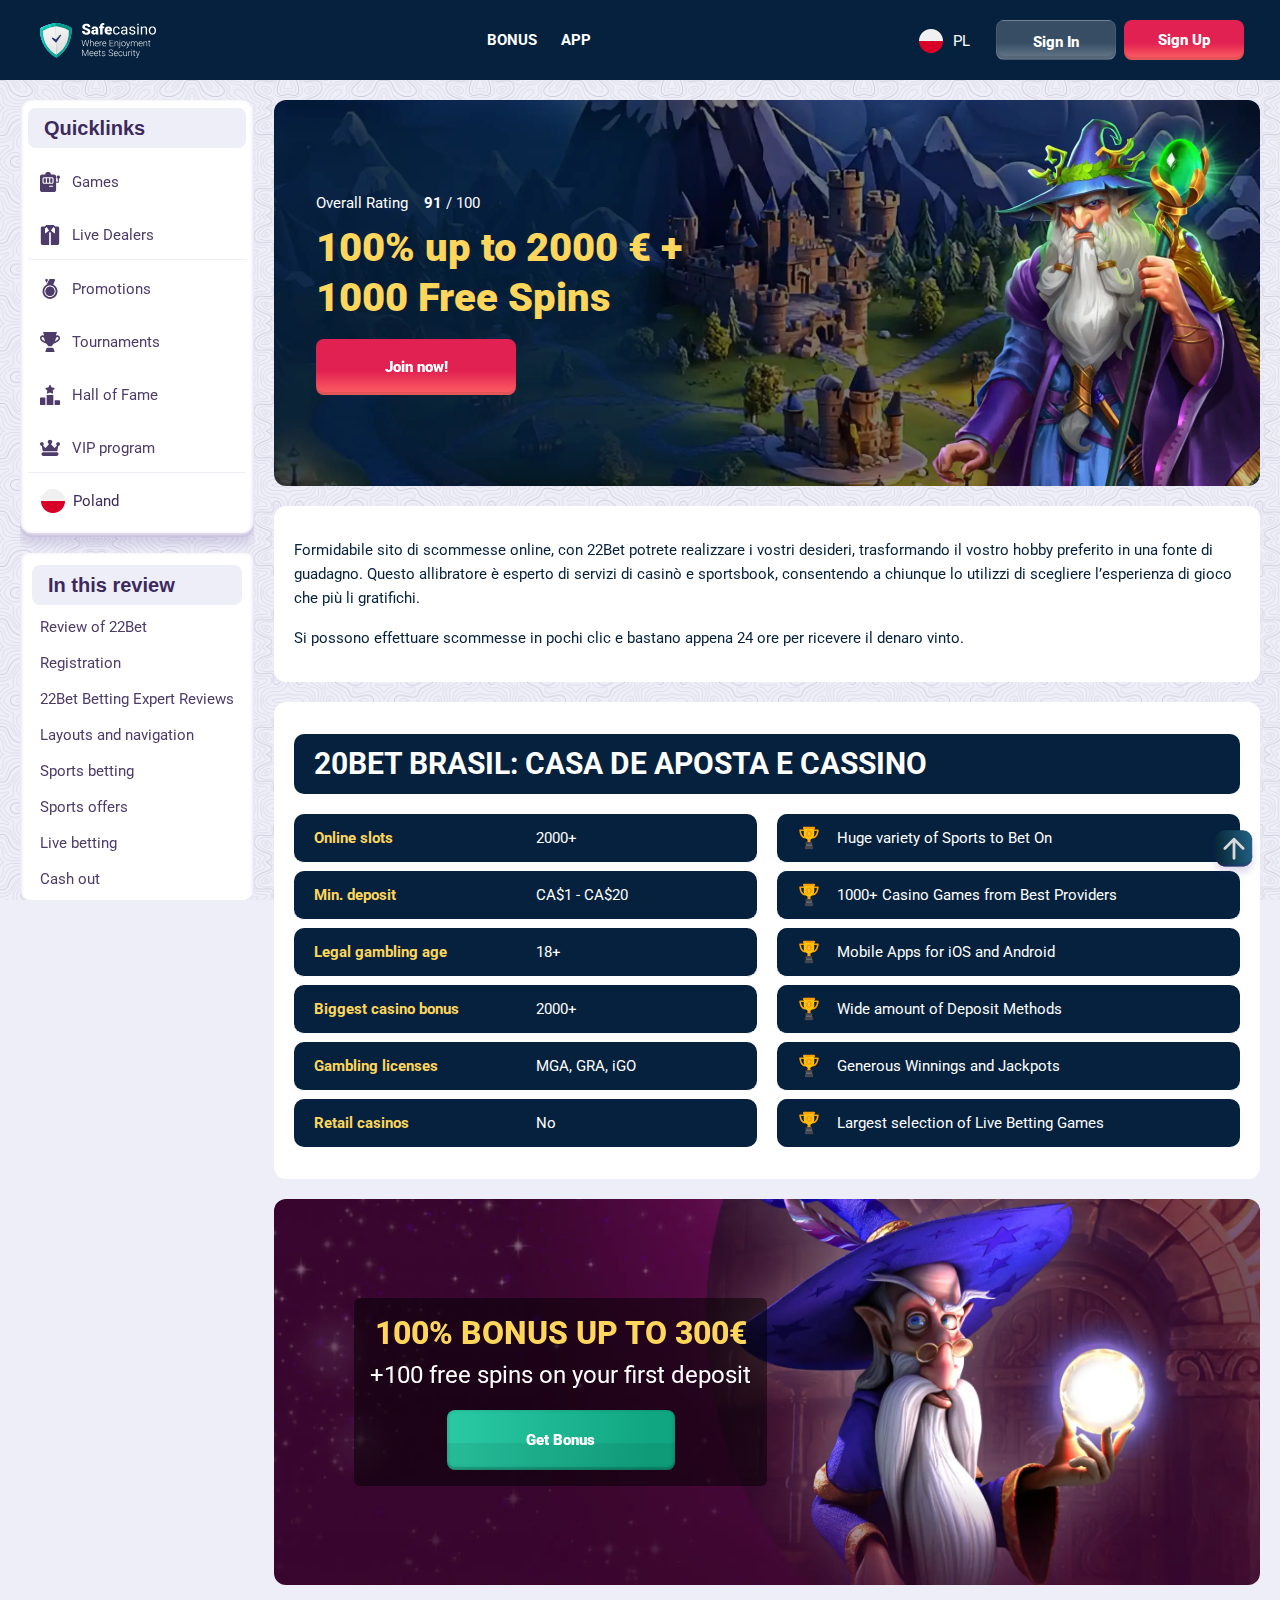
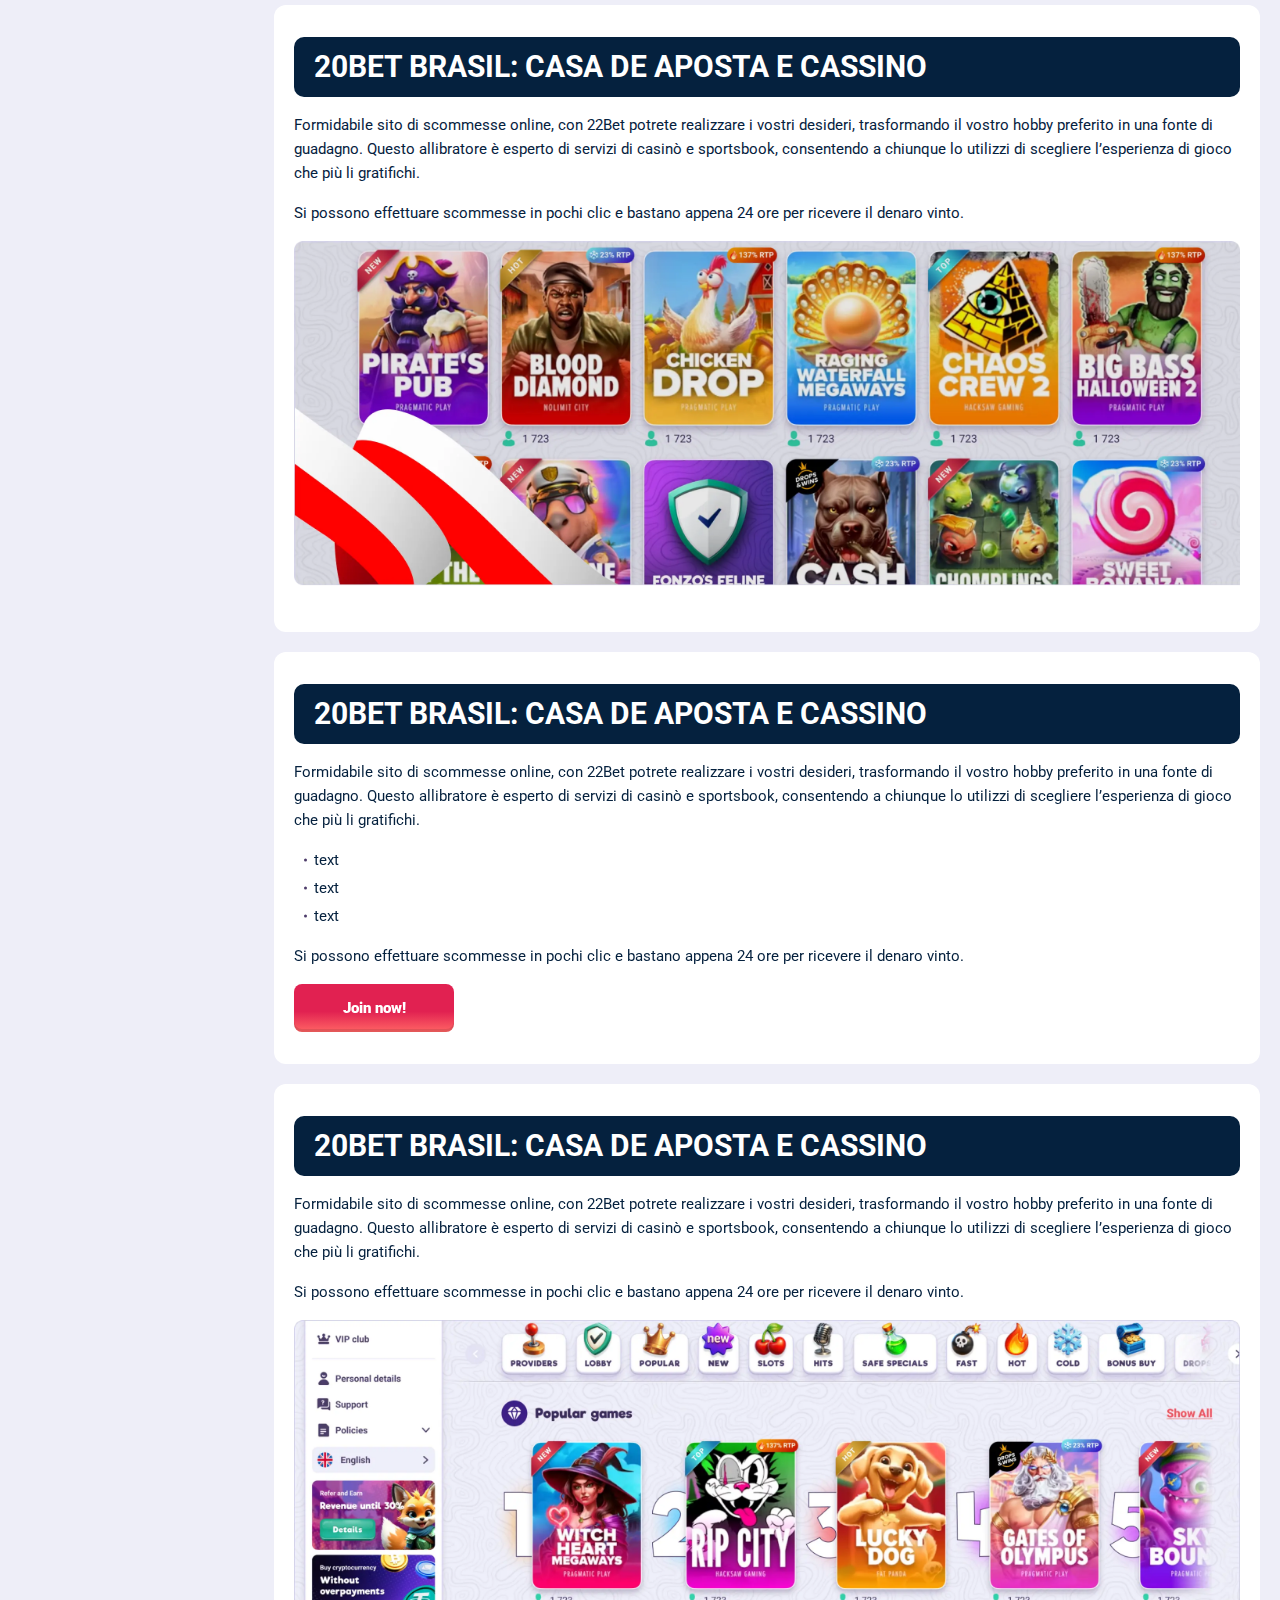
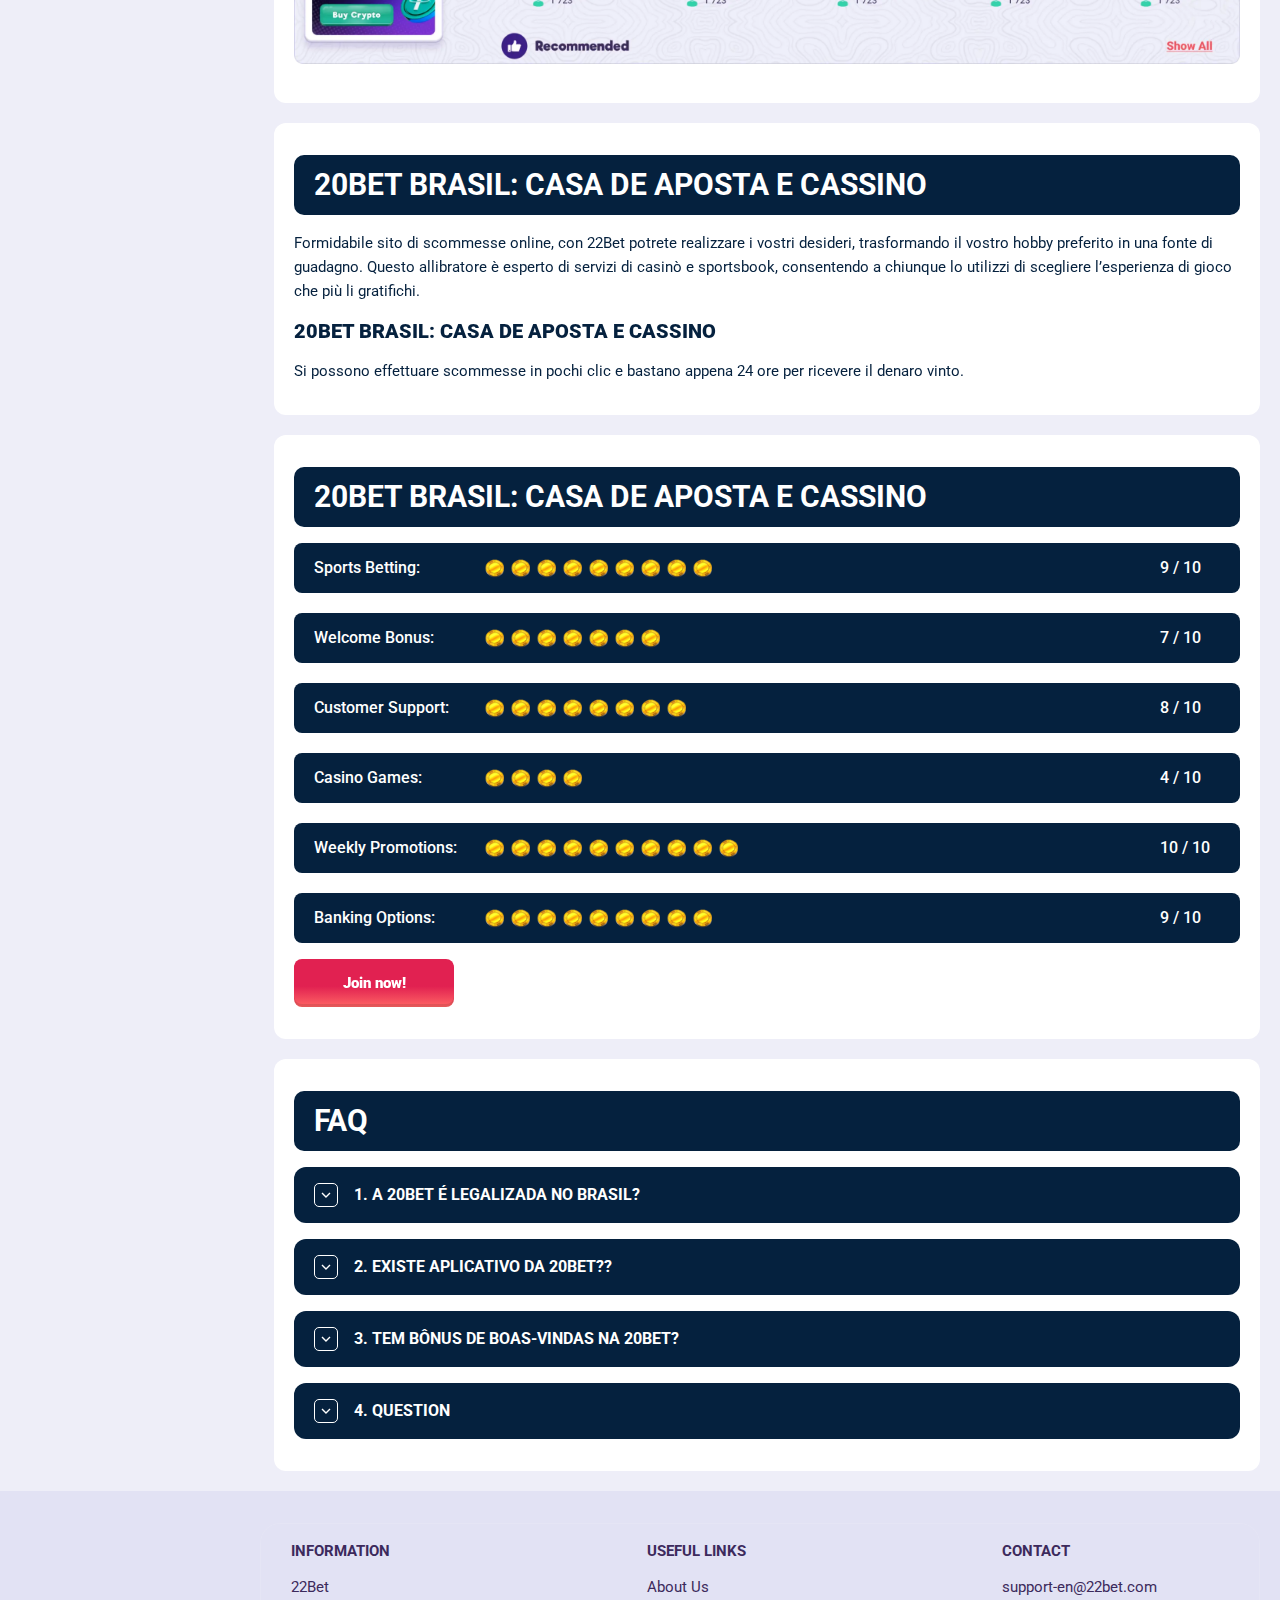
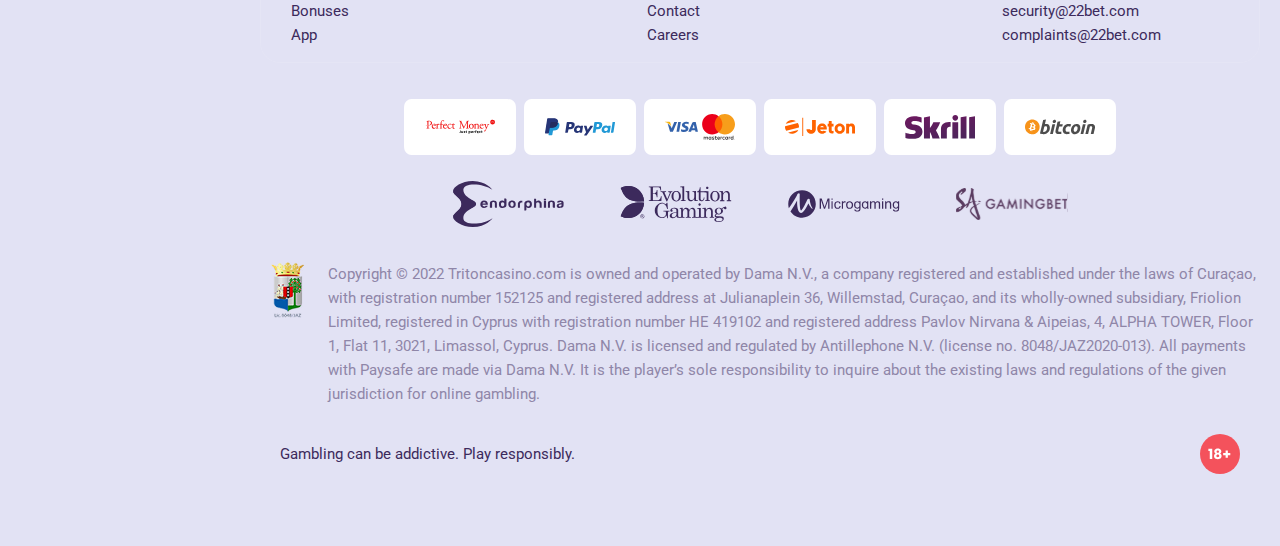
<file: index.html>
<!DOCTYPE html>
<html lang="pl">
  <head>
    <meta charset="UTF-8" />
    <meta name="viewport" content="width=device-width, initial-scale=1.0" />
    <title>100% up to 2000 € + 1000 Free Spins</title>
    <meta
      name="description"
      content=""
    />
    <meta property="og:site_name" content="" />
    <meta
      property="og:title"
      content=""
    />
    <meta property="og:type" content="website" />
    <meta property="og:url" content="http://safecasinos.com.pl/" />
    <meta property="og:image" content />
    <meta property="og:image:alt" content />
    <meta property="og:locale" content="pl" />
    <meta
      property="og:description"
      content=""
    />
    <link rel="preconnect" href="https://fonts.googleapis.com" />
    <link rel="preconnect" href="https://fonts.gstatic.com" crossorigin />
    <link
      href="https://fonts.googleapis.com/css2?family=Poppins:wght@400;500;600;700;900&family=Roboto&family=Roboto+Condensed:ital,wght@0,100..900;1,100..900&display=swap"
      rel="stylesheet"
    />
    <link rel="stylesheet" href="./css/reset.css" />
    <link rel="stylesheet" href="./css/main.css" />
    <link rel="stylesheet" href="./css/media.css" />
    <link rel="icon" href="./images/favicon.png" type="image/x-icon" />
     <script src="https://code.jquery.com/jquery-3.6.1.min.js" integrity="sha256-o88AwQnZB+VDvE9tvIXrMQaPlFFSUTR+nldQm1LuPXQ=" crossorigin="anonymous"></script>
  </head>
  <body>
    <header class="header">
      <section class="content header__content">
        <a href="./index.html" class="logo header__logo"
          ><img src="./images/logo.svg" alt="logo" title=""
        /></a>
        <button class="header__btn-menu">
          <svg
            width="16px"
            height="16px"
            viewBox="0 0 16 16"
            xmlns="http://www.w3.org/2000/svg"
          >
            <rect y="0" width="16" height="3" rx="1.5"></rect>
            <rect y="6.5" width="16" height="3" rx="1.5"></rect>
            <rect y="13" width="16" height="3" rx="1.5"></rect>
          </svg>
        </button>
        <nav class="menu header__menu">
          <ul class="header__menu-list">
            <li><a href="./bonus.html">Bonus</a></li>
            <li><a href="./app.html">App</a></li>
          </ul>
          <div class="header__btn">
            <a
              href="#"
              class="header__button header__button-login header__btn-login"
              >Sign In
            </a>
            <a
              href="#"
              class="header__button header__button-signin header__btn-signin"
              >Sign Up</a
            >
          </div>
          <a class="sidebar__country sidebar__country-menu " href="#">
            <span><img src="./images/flag.png" alt=" Flag" title /></span>
            <span>Poland</span>
          </a>
        </nav>
        <a class="header__country" href="#">
           <span><img src="./images/flag.png" alt=" Flag" title /></span>
          <span>pl</span>
        </a>
        <a href="#" class="header__button header__button-login">Sign In </a>
        <a href="#" class="header__button header__button-signin">Sign Up</a>
        
      </section>
    </header>
 <main class="main">
        <aside class="sidebar-wrapper">
            <section class="content sidebar">
              <nav class="menu sidebar__menu">
                <button class="sidebar__nav-button">
                  Quicklinks
                </button>
                <ul>
                  <li >
                    <a href="#" ><img class="icon-default" src="./images/sidebar/games.svg" alt=" Games"  title/>
                      Games</a>
                    
                  </li>
                  <li >
                    <a href="#" ><img class="icon-default" src="./images/sidebar/live.svg" alt="Live Dealers"  title/>
                      
                     Live Dealers</a>
                  </li>
                  <li >
                    <a href="#" > <img class="icon-default" src="./images/sidebar/promotions.svg"  alt="Promotions"  title/>
                      
                      <span>Promotions</span></a>
                  </li> 
                  <li >
                    <a href="#" > <img class="icon-default" src="./images/sidebar/tournaments.svg"  alt="Promotions"  title/>
                      
                      <span>Tournaments</span></a>
                  </li>    
                 
                  <li >
                    <a href="#" ><img class="icon-default" src="./images/sidebar/hall.svg" alt="Hall of Fame" title>
                     
                      Hall of Fame</a>
                  </li>
                  <li >
                    <a href="" ><img class="icon-default" src="./images/sidebar/vip.svg" alt="vip" title/>
                      VIP program</a>
                  </li>
                  
                </ul>

                  <a class="sidebar__country" href="#">
          <span><img src="./images/flag.png" alt=" Flag" title /></span>
          <span>Poland</span>
        </a>
              </nav>
    
              <div class="sidebar__navigation">
                <button class="sidebar__links-button">
                  In this review
                </button>
                <div class="sidebar__links">
                  <ul class="sidebar__links-list">
                      <li ><a  href="#" title>Review of 22Bet</a></li>
                      <li ><a  href="#" title>Registration</a></li>
                      <li ><a  href="#" title>22Bet Betting Expert Reviews</a></li>
                      <li ><a  href="#" title>Layouts and navigation</a></li>
                      <li ><a  href="#" title>Sports betting</a></li>
                      <li ><a  href="#" title>Sports offers</a></li>
                      <li ><a  href="#" title>Live betting</a></li>
                      <li ><a  href="#" title>Cash out</a></li>
                      <li ><a  href="#" title>Live stream</a></li>
                  </ul>
                </div>
              </div>
            </section>
          </aside>
    
          <section class="content__wrapper">
            <section class="content hero hero__content">
              <div class="background hero__background">
                <img src="./images/main/bg-main.webp" alt="hero" title />
              </div>
    
              <div class="hero__data">
                <div
                  class="hero__rating"
                  
                >
                  <p>Overall Rating</p>
                
                  <span
                    
                  >
                    <span > 91 </span>
                    <span> / </span>
                    <span > 100 </span>
                  
                  </span>
                </div>
                <h1 class="title general hero__title">
                  100% up to 2000 € + 1000 Free Spins
                </h1>
                <a href="#" class="button hero__button">Join now!</a>
              </div>
            </section>
            <section class="content page-nav">
              <div class="page-nav-button sidebar__links-button">
                In this review
              </div>
              <ul class="page-nav-list sidebar__links-list">
               
                <li ><a  href="#" title>Review of 22Bet</a></li>
                <li ><a  href="#" title>Registration</a></li>
                <li ><a  href="#" title>22Bet Betting Expert Reviews</a></li>
                <li ><a  href="#" title>Layouts and navigation</a></li>
                <li ><a  href="#" title>Sports betting</a></li>
                <li ><a  href="#" title>Sports offers</a></li>
                <li ><a  href="#" title>Live betting</a></li>
                <li ><a  href="#" title>Cash out</a></li>
                <li ><a  href="#" title>Live stream</a></li>
              </ul>
            </section>
            <section class="content article ">
          
                <p >
                  Formidabile sito di scommesse online, con 22Bet potrete realizzare i
                  vostri desideri, trasformando il vostro hobby preferito in una fonte
                  di guadagno. Questo allibratore è esperto di servizi di casinò e
                  sportsbook, consentendo a chiunque lo utilizzi di scegliere
                  l’esperienza di gioco che più li gratifichi.
                </p>
            
                <p >
                  Si possono effettuare scommesse in pochi clic e bastano appena 24 ore
                  per ricevere il denaro vinto.
                </p>
              </section> 
               <section class="content features">
                <h2 class="title high features__title">20Bet Brasil: Casa de Aposta e Cassino</h2>
                  <div class="features__list">
                 
                      <table class="about__table">
                  <tbody class="about__group">
                    
                      <tr>
                      <td>Online slots</td>
                      <td>2000+</td>
                     </tr>
                     
                     <tr>
                      <td>Min. deposit</td>
                      <td>CA$1 - CA$20</td>
                     </tr>
                     <tr>
                      <td>Legal gambling age</td>
                      <td>18+</td>
                    </tr>
                   
                      <tr>
                        <td>Biggest casino bonus</td>
                        <td>2000+</td>
                       </tr>
                      <tr>
                        <td>Gambling licenses</td>
                        <td>MGA, GRA, iGO</td>
                      </tr>
                      <tr>
                        <td>Retail casinos</td>
                        <td>No</td>
                      </tr>
                   
                  </tbody>
                </table>
                   <div class="features__info">
                    <ul >
                      <li class="features__item">
                              Huge variety of Sports to Bet On
                      </li>
                      <li>
                        1000+ Casino Games from Best Providers
                      </li>
                      <li>
                        Mobile Apps for iOS and Android
                      </li>
                   
                      <li>
                        Wide amount of Deposit Methods
                      </li>
                      <li>
                        Generous Winnings and Jackpots
                      </li>
                      <li>
                       Largest selection of Live Betting Games
                      </li>
                    </ul>
                   </div>
                  </div>
              </section>
             
              <section class="content banner">
                <div class="background banner__background">
                  
                  <img src="./images/main/banner-main.webp" alt="banner" title />
                 
                </div>
                <div class="banner__info">
                  <h2 class="title high banner__title-main">
                100% BONUS UP TO 300€
                    <strong>+100 free spins on your first deposit</strong>
                  </h2>
                  
              <a href="#" class="button  banner__button">Get Bonus</a>
              
           </div>
                </div>
              </section>
              
             <section class=" content article">
                <h2 class="article__title high title">20Bet Brasil: Casa de Aposta e Cassino</h2>
                
                <p class="">
                  Formidabile sito di scommesse online, con 22Bet potrete realizzare i
                  vostri desideri, trasformando il vostro hobby preferito in una fonte
                  di guadagno. Questo allibratore è esperto di servizi di casinò e
                  sportsbook, consentendo a chiunque lo utilizzi di scegliere
                  l’esperienza di gioco che più li gratifichi.
                </p>
                
                <p >
                  Si possono effettuare scommesse in pochi clic e bastano appena 24 ore
                  per ricevere il denaro vinto.
                </p>
                <div class="images">
                  <img
                  src="./images/main/image1-main.webp"
                  alt="images" title
                  class=""
                  
                />
                </div>
              </section>
              <section class=" content article ">
                <h2 class="article__title high title">20Bet Brasil: Casa de Aposta e Cassino</h2>
                <p >
                  Formidabile sito di scommesse online, con 22Bet potrete realizzare i
                  vostri desideri, trasformando il vostro hobby preferito in una fonte
                  di guadagno. Questo allibratore è esperto di servizi di casinò e
                  sportsbook, consentendo a chiunque lo utilizzi di scegliere
                  l’esperienza di gioco che più li gratifichi.
                </p>
                <ul>
                  <li >text</li>
                  <li >text</li>
                  <li >text</li>
                </ul>
                <p >
                  Si possono effettuare scommesse in pochi clic e bastano appena 24 ore
                  per ricevere il denaro vinto.
                </p>
                
                <a href="#" class="button  ">Join now!</a>
              </section>
              <section class=" content article">
                <h2 class="article__title high title">20Bet Brasil: Casa de Aposta e Cassino</h2>
               
                <p class="">
                  Formidabile sito di scommesse online, con 22Bet potrete realizzare i
                  vostri desideri, trasformando il vostro hobby preferito in una fonte
                  di guadagno. Questo allibratore è esperto di servizi di casinò e
                  sportsbook, consentendo a chiunque lo utilizzi di scegliere
                  l’esperienza di gioco che più li gratifichi.
                </p>
                <p >
                  Si possono effettuare scommesse in pochi clic e bastano appena 24 ore
                  per ricevere il denaro vinto.
                </p>
                <div class="images">
                  <img
                  src="./images/main/image2-main.webp"
                  alt="images" title
                  class=""
                  
                />
                </div>
              </section>
              <section class=" content article ">
                <h2 class="article__title high title">20Bet Brasil: Casa de Aposta e Cassino</h2>
                <p >
                  Formidabile sito di scommesse online, con 22Bet potrete realizzare i
                  vostri desideri, trasformando il vostro hobby preferito in una fonte
                  di guadagno. Questo allibratore è esperto di servizi di casinò e
                  sportsbook, consentendo a chiunque lo utilizzi di scegliere
                  l’esperienza di gioco che più li gratifichi.
                </p>
                
                <h3>20Bet Brasil: Casa de Aposta e Cassino</h3>
                
                <p >
                  Si possono effettuare scommesse in pochi clic e bastano appena 24 ore
                  per ricevere il denaro vinto.
                </p>
               
              </section>
             <section class="content ratings ">
                <h2 class="ratings__title title high">
                  20Bet Brasil: Casa de Aposta e Cassino
                </h2>
                 <div class="ratings__content">
            <ul class="ratings__list">
              <li>
                <div  class="ratings__info">
                  <span class="ratings__data">
                    <span>9</span>
                    <span>/</span>
                    <span>10</span>
                  </span>
                  <div class="ratings__img">
                  <img src="./images/main/ratings-icon.png" alt="ratings" title>
                  <img src="./images/main/ratings-icon.png" alt="ratings" title>
                  <img src="./images/main/ratings-icon.png" alt="ratings" title>
                  <img src="./images/main/ratings-icon.png" alt="ratings" title>
                  <img src="./images/main/ratings-icon.png" alt="ratings" title>
                  <img src="./images/main/ratings-icon.png" alt="ratings" title>
                  <img src="./images/main/ratings-icon.png" alt="ratings" title>
                  <img src="./images/main/ratings-icon.png" alt="ratings" title>
                  <img src="./images/main/ratings-icon.png" alt="ratings" title>
                 
                  
                </div>
                  <p>Sports betting:</p>
              
                </div>
               
              </li>
              <li>
                <div class="ratings__info">
                  <span class="ratings__data">
                    <span>7</span>
                    <span>/</span>
                    <span>10</span>
                  </span>
                  <div class="ratings__img">
                  <img src="./images/main/ratings-icon.png" alt="ratings" title>
                  <img src="./images/main/ratings-icon.png" alt="ratings" title>
                  <img src="./images/main/ratings-icon.png" alt="ratings" title>
                  <img src="./images/main/ratings-icon.png" alt="ratings" title>
                  <img src="./images/main/ratings-icon.png" alt="ratings" title>
                <img src="./images/main/ratings-icon.png" alt="ratings" title>
                <img src="./images/main/ratings-icon.png" alt="ratings" title>
                 
              
                </div>
                  <p>Welcome Bonus:
                  </p>
                  
                </div>
               
              </li>
              <li>
                <div class="ratings__info">
                  <span class="ratings__data">
                    <span>8</span>
                    <span>/</span>
                    <span>10</span>
                  </span>
                   <div class="ratings__img">
                  <img src="./images/main/ratings-icon.png" alt="ratings" title>
                  <img src="./images/main/ratings-icon.png" alt="ratings" title>
                  <img src="./images/main/ratings-icon.png" alt="ratings" title>
                  <img src="./images/main/ratings-icon.png" alt="ratings" title>
                  <img src="./images/main/ratings-icon.png" alt="ratings" title>
                  <img src="./images/main/ratings-icon.png" alt="ratings" title>
                  <img src="./images/main/ratings-icon.png" alt="ratings" title>
                  <img src="./images/main/ratings-icon.png" alt="ratings" title>
                  
                  
                </div>  
                  <p>Customer support:</p>
                  
                </div>
               
            </li>
            </ul>
            <ul class="ratings__list">
            <li>
              <div class="ratings__info">
                <span class="ratings__data">
                  <span>4</span>
                  <span>/</span>
                  <span>10</span>
                </span>
                 <div class="ratings__img">
                <img src="./images/main/ratings-icon.png" alt="ratings" title>
                <img src="./images/main/ratings-icon.png" alt="ratings" title>
                <img src="./images/main/ratings-icon.png" alt="ratings" title>
                <img src="./images/main/ratings-icon.png" alt="ratings" title>
              
               
              </div>
                <p>Casino games:</p>
                
              </div>
            
             
            </li>
              <li>
                <div class="ratings__info">
                  <span class="ratings__data">
                    <span>10</span>
                    <span>/</span>
                    <span>10</span>
                  </span>
                  <div class="ratings__img">
                  <img src="./images/main/ratings-icon.png" alt="ratings" title>
                <img src="./images/main/ratings-icon.png" alt="ratings" title>
                <img src="./images/main/ratings-icon.png" alt="ratings" title>
                <img src="./images/main/ratings-icon.png" alt="ratings" title>
                <img src="./images/main/ratings-icon.png" alt="ratings" title>
                <img src="./images/main/ratings-icon.png" alt="ratings" title>
                <img src="./images/main/ratings-icon.png" alt="ratings" title>
                <img src="./images/main/ratings-icon.png" alt="ratings" title>
                <img src="./images/main/ratings-icon.png" alt="ratings" title>
                <img src="./images/main/ratings-icon.png" alt="ratings" title>
                </div>  
                  <p>Weekly Promotions:
                    </p>
                  
                </div>
               
              </li>
             

             
            <li>
              <div class="ratings__info">
                <span class="ratings__data">
                  <span>9</span>
                  <span>/</span>
                  <span>10</span>
                </span>
                  <div class="ratings__img">
                <img src="./images/main/ratings-icon.png" alt="ratings" title>
                <img src="./images/main/ratings-icon.png" alt="ratings" title>
                <img src="./images/main/ratings-icon.png" alt="ratings" title>
                <img src="./images/main/ratings-icon.png" alt="ratings" title>
                <img src="./images/main/ratings-icon.png" alt="ratings" title>
                <img src="./images/main/ratings-icon.png" alt="ratings" title>
                <img src="./images/main/ratings-icon.png" alt="ratings" title>
                <img src="./images/main/ratings-icon.png" alt="ratings" title>
                <img src="./images/main/ratings-icon.png" alt="ratings" title>
                
              </div>
                <p>Banking Options:</p>
                
              </div> 
             
            </li> 
          
            </ul>
           
          </div>
          
              <a href="#" class="button ratings__button">Join now!</a>
              </section>
               <section class="content faq ">
                <h2 class="title high faq__title ">Faq</h2>
                <ul class="faq__list " >
                  <li class="faq__item"  >
                    <h3 class="title medium faq__subtitle js-button-expander"  >1. A 20Bet é legalizada no Brasil?
                     </h3>
                    <div  class="faq__answer js-expand-content" >
                      <p >
                       Sim, a casa de apostas tem licença emitida por Curaçao, que é reconhecida no Brasil e a permite atuar por aqui.
                      </p>
                    </div>
                  </li>
                  <li class="faq__item"  >
                    <h3 class="title medium faq__subtitle js-button-expander"  >2. Existe aplicativo da 20Bet??</h3>
                    <div class="faq__answer js-expand-content" >
                      <p  >
                        Sim, disponível para sistemas operacionais iOS e Android.
                      </p>
                    </div>
                  </li> 
                   <li class="faq__item"  >
                    <h3 class="title medium faq__subtitle js-button-expander"  >3. Tem bônus de boas-vindas na 20Bet?
                     </h3>
                    <div  class="faq__answer js-expand-content" >
                      <p >
                        O pacote especial para novos usuários da 20Bet paga 100% sobre o primeiro depósito, com limite de 600 BRL.
                      </p>
                    </div>
                  </li>
                  <li class="faq__item"  >
                    <h3 class="title medium faq__subtitle js-button-expander"  >4. Question</h3>
                    <div class="faq__answer js-expand-content" >
                      <p  >
                        O pacote especial para novos usuários da 20Bet paga 100% sobre o primeiro depósito, com limite de 600 BRL.
                      </p>
                    </div>
                  </li> 
                  
                  
                </ul>
              </section> 
              <div class=""  onclick="scrollToTop()">
                <button class="main__arrow" id="scrollToTopBtn"></button>
              </div> 
          </section>
    
    </main> 
    <footer class="footer">
      <section class="content footer__content">
        
        <ul class="footer__menu">
          <li>
            <div>Information</div>
            <ul class="footer__info">
              <li><a href="#">22Bet
              </a></li>
              <li><a href="#">Bonuses</a></li>
              <li><a href="#">App
              </a></li>
              
            
            </ul>
          </li>
          
          <li>
            <div>Useful Links</div>
            <ul class="footer__info">
              <li><a href="#">About Us</a></li>
              <li><a href="#">Contact</a></li>
              <li><a href="#">Careers</a></li>
            </ul>
          </li>
          <li>
            <div>Contact
            </div>
            <ul class="footer__info">
              <li><a href="mailto:support-en@22bet.com" >support-en@22bet.com</a></li>
              <li><a href="mailto:security@22bet.com">security@22bet.com</a></li>
              <li><a href="mailto:complaints@22bet.com">complaints@22bet.com</a></li>
            </ul>
          </li>
        </ul>
        <ul class="footer__cards">
          <li>
            <a href="#"><img src="./images/perfect.svg" alt="cards" title /></a>
          </li>
          <li>
            <a href="#"><img src="./images/paypal.svg" alt="cards" title /></a>
          </li>
          
          <li>
            <a href="#"><img src="./images/visa.svg" alt="cards" title /></a>
          </li>
          <li>
            <a href="#"><img src="./images/jeton.svg" alt="cards" title /></a>
          </li>
          <li>
            <a href="#"><img src="./images/skrill.svg" alt="cards" title /></a>
          </li>
           <li>
            <a href="#"><img src="./images/bitcoin.svg" alt="cards" title /></a>
          </li>
          
        </ul>
        <ul class="footer__cards footer__cards-last">
          <li>
            <a href="#"><img src="./images/endorfina.svg" alt="cards" title /></a>
          </li>
          <li>
            <a href="#"><img src="./images/evolution.svg" alt="cards" title /></a>
          </li>
          <li>
            <a href="#"
              ><img src="./images/micro.svg" alt="cards" title
            /></a>
          </li>
          <li>
            <a href="#"><img src="./images/gaming.svg" alt="cards" title /></a>
          </li>
          
          
        </ul>
        <div class="footer__wrap">
          <img src="./images/footer-frame.png" alt="logo" title />
          <p>
            Copyright &copy; 2022 Tritoncasino.com is owned and operated by Dama N.V., a company registered and established under the laws of Curaçao, with registration number 152125 and registered address at Julianaplein 36, Willemstad, Curaçao, and its wholly-owned subsidiary, Friolion Limited, registered in Cyprus with registration number HE 419102 and registered address Pavlov Nirvana & Aipeias, 4, ALPHA TOWER, Floor 1, Flat 11, 3021, Limassol, Cyprus. Dama N.V. is licensed and regulated by Antillephone N.V. (license no. 8048/JAZ2020-013). All payments with Paysafe are made via Dama N.V. It is the player’s sole responsibility to inquire about the existing laws and regulations of the given jurisdiction for online gambling.
          </p>
        </div>
        <div class="footer__wrapp">
          
          <p>
            Gambling can be addictive. Play responsibly.
          </p>
          <img src="./images/age.svg" alt="age" title />
        </div>
      </section>
    </footer>
    <script src="./js/sidebar.js" defer></script>
    <script src="./js/arrowUp.js" defer></script>
    <script src="./js/expander.js" defer></script>
    <script src="./js/mobile-menu.js" defer></script>
  </body>
</html>
</file>
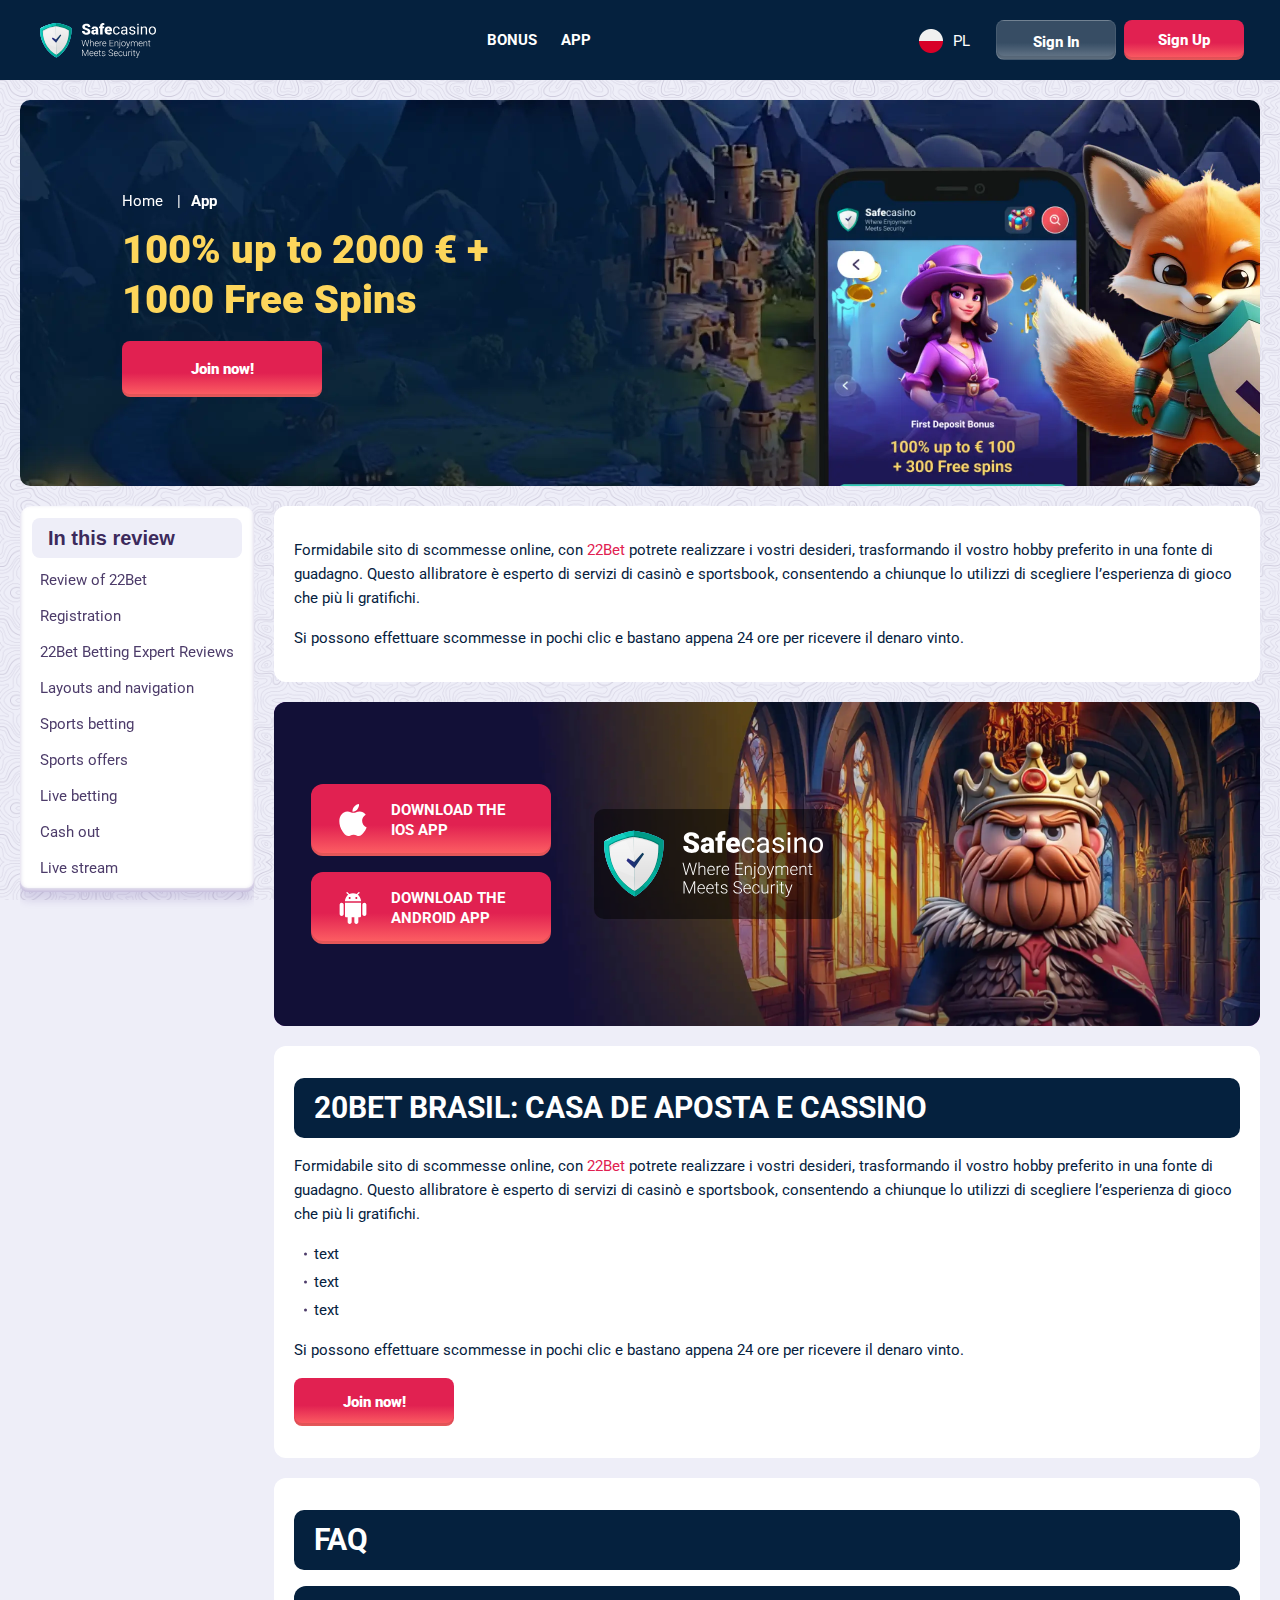
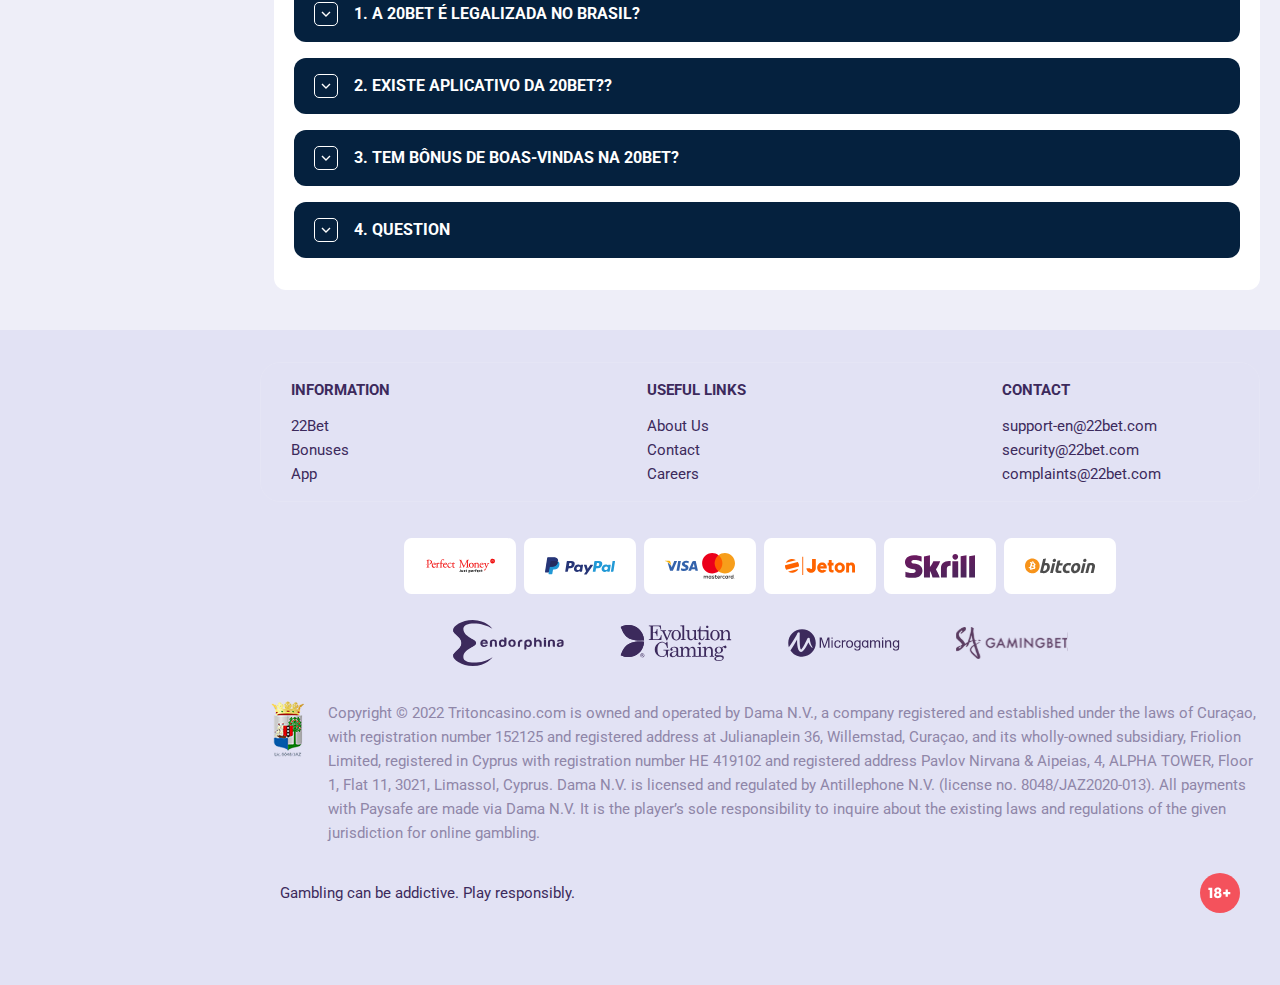
<file: app.html>
<!DOCTYPE html>
<html lang="pl">
  <head>
    <meta charset="UTF-8" />
    <meta name="viewport" content="width=device-width, initial-scale=1.0" />
    <title>100% up to 2000 € + 1000 Free Spins</title>
    <meta
      name="description"
      content=""
    />
    <meta property="og:site_name" content="" />
    <meta
      property="og:title"
      content=""
    />
    <meta property="og:type" content="website" />
    <meta property="og:url" content="http://safecasinos.com.pl/" />
    <meta property="og:image" content />
    <meta property="og:image:alt" content />
    <meta property="og:locale" content="pl" />
    <meta
      property="og:description"
      content=""
    />
    <link rel="preconnect" href="https://fonts.googleapis.com" />
    <link rel="preconnect" href="https://fonts.gstatic.com" crossorigin />
    <link
      href="https://fonts.googleapis.com/css2?family=Poppins:wght@400;500;600;700;900&family=Roboto&family=Roboto+Condensed:ital,wght@0,100..900;1,100..900&display=swap"
      rel="stylesheet"
    />
    <link rel="stylesheet" href="./css/reset.css" />
    <link rel="stylesheet" href="./css/main.css" />
    <link rel="stylesheet" href="./css/media.css" />
    <link rel="icon" href="./images/favicon.png" type="image/x-icon" />
    <script
      src="https://code.jquery.com/jquery-3.6.1.min.js"
      integrity="sha256-o88AwQnZB+VDvE9tvIXrMQaPlFFSUTR+nldQm1LuPXQ="
      crossorigin="anonymous"
    ></script>
  </head>
  <body>
    <header class="header">
      <section class="content header__content">
        <a href="./index.html" class="logo header__logo"
          ><img src="./images/logo.svg" alt="logo" title=""
        /></a>
        <button class="header__btn-menu">
          <svg
            width="16px"
            height="16px"
            viewBox="0 0 16 16"
            xmlns="http://www.w3.org/2000/svg"
          >
            <rect y="0" width="16" height="3" rx="1.5"></rect>
            <rect y="6.5" width="16" height="3" rx="1.5"></rect>
            <rect y="13" width="16" height="3" rx="1.5"></rect>
          </svg>
        </button>
        <nav class="menu header__menu">
          <ul class="header__menu-list">
            <li><a href="./bonus.html">Bonus</a></li>
            <li><a href="./app.html">App</a></li>
          </ul>
          <div class="header__btn">
            <a
              href="#"
              class="header__button header__button-login header__btn-login"
              >Sign In
            </a>
            <a
              href="#"
              class="header__button header__button-signin header__btn-signin"
              >Sign Up</a
            >
          </div>
          <a class="sidebar__country sidebar__country-menu " href="#">
            <span><img src="./images/flag.png" alt="Sweden Flag" title /></span>
            <span>Poland</span>
          </a>
        </nav>
        <a class="header__country" href="#">
           <span><img src="./images/flag.png" alt=" Flag" title /></span>
          <span>pl</span>
        </a>
        <a href="#" class="header__button header__button-login">Sign In </a>
        <a href="#" class="header__button header__button-signin">Sign Up</a>

        
      </section>
    </header>
    <main class="main main-page">
      <section class=" hero hero__app hero__page">
        <div class="background hero__background hero__background-page">
          <img src="./images/app/bg-app.webp" alt="hero" title />
        </div>

        <div class="hero__data hero__data-app">
          <ul
            class="breadcrumbs"
           
          >
            <li
             
            >
              <a href="#" >
                <span >Home</span></a
              >
              
            </li>
            <li
             
            >
              <a href="#" > <span >App</span></a>
             
            </li>
          </ul>
          <h1 class="title general hero__title">
           100% up to 2000 € + 1000 Free Spins
          </h1>
          
          <a href="#" class="button hero__button hero__button-app">Join now!</a>
        </div>
      </section>
      <section class="main__wrap main__wrap-page">
      <aside class="sidebar-wrapper">
        <section class="content sidebar">
         
          <div class="sidebar__navigation">
          <button class="sidebar__links-button">In this review</button>
          <div class="sidebar__links">
            <ul class="sidebar__links-list">
              <li><a href="#" title>Review of 22Bet</a></li>
              <li><a href="#" title>Registration</a></li>
              <li><a href="#" title>22Bet Betting Expert Reviews</a></li>
              <li><a href="#" title>Layouts and navigation</a></li>
              <li><a href="#" title>Sports betting</a></li>
              <li><a href="#" title>Sports offers</a></li>
              <li><a href="#" title>Live betting</a></li>
              <li><a href="#" title>Cash out</a></li>
              <li><a href="#" title>Live stream</a></li>
            </ul>
          </div>
          </div>
        </section>
      </aside>

      <section class="content__wrapper">
       
        <section class="content page-nav">
          <div class="page-nav-button sidebar__links-button">In this review</div>
          <ul class="page-nav-list sidebar__links-list">
            <li><a href="#" title>Review of 22Bet</a></li>
            <li><a href="#" title>Registration</a></li>
            <li><a href="#" title>22Bet Betting Expert Reviews</a></li>
            <li><a href="#" title>Layouts and navigation</a></li>
            <li><a href="#" title>Sports betting</a></li>
            <li><a href="#" title>Sports offers</a></li>
            <li><a href="#" title>Live betting</a></li>
            <li><a href="#" title>Cash out</a></li>
            <li><a href="#" title>Live stream</a></li>
          </ul>
        </section>
        <section class="content article">
        
          <p>
            Formidabile sito di scommesse online, con
            <a href="#" >22Bet</a> potrete realizzare i vostri desideri, trasformando il vostro hobby preferito in una fonte di guadagno. Questo allibratore è esperto di servizi di casinò e sportsbook, consentendo a chiunque lo utilizzi di scegliere l’esperienza di gioco che più li gratifichi.
          </p>
          <p>Si possono effettuare scommesse in pochi clic e bastano appena 24 ore per ricevere il denaro vinto.</p>
        </section>
        <section class="content  banner__app">
          <div class="background banner__background-app">
            <img class="background-app" src="./images/app/banner-app.webp" alt="banner" title />
            
          </div>
          <div class="banner__content banner__content-app">
           
                <a href="#" class="banner__btn banner__btn-android"
                >  DOWNLOAD
                THE IOS APP
                </span></a>
                
              
              <a href="#" class="banner__btn banner__btn-app">
                DOWNLOAD THE android APP</a>
            </div>
         <a href="./index.html" class="logo banner__logo"
          ><img src="./images/app/logo-app.svg" alt="logo" title=""
        /></a>
        </section>
        <section class="content article">
          <h2 class="article__title high title">
            20Bet Brasil: Casa de Aposta e Cassino
          </h2>
          <p>
            Formidabile sito di scommesse online, con <a href="#" class="article__link">22Bet</a> potrete realizzare i vostri desideri, trasformando il vostro hobby preferito in una fonte di guadagno. Questo allibratore è esperto di servizi di casinò e sportsbook, consentendo a chiunque lo utilizzi di scegliere l’esperienza di gioco che più li gratifichi.
          </p>
          
          <ul >
            <li >text</li>
                  <li >text</li>
                  <li >text</li>
          </ul>
          <p>Si possono effettuare scommesse in pochi clic e bastano appena 24 ore per ricevere il denaro vinto.</p>
          
          <a href="#" class="button article__button">Join now!</a>
        </section>
          <section class="content faq ">
                <h2 class="title high faq__title ">Faq</h2>
                <ul class="faq__list " >
                  <li class="faq__item"  >
                    <h3 class="title medium faq__subtitle js-button-expander"  >1. A 20Bet é legalizada no Brasil?
                     </h3>
                    <div  class="faq__answer js-expand-content" >
                      <p >
                       Sim, a casa de apostas tem licença emitida por Curaçao, que é reconhecida no Brasil e a permite atuar por aqui.
                      </p>
                    </div>
                  </li>
                  <li class="faq__item"  >
                    <h3 class="title medium faq__subtitle js-button-expander"  >2. Existe aplicativo da 20Bet??</h3>
                    <div class="faq__answer js-expand-content" >
                      <p  >
                        Sim, disponível para sistemas operacionais iOS e Android.
                      </p>
                    </div>
                  </li> 
                   <li class="faq__item"  >
                    <h3 class="title medium faq__subtitle js-button-expander"  >3. Tem bônus de boas-vindas na 20Bet?
                     </h3>
                    <div  class="faq__answer js-expand-content" >
                      <p >
                        O pacote especial para novos usuários da 20Bet paga 100% sobre o primeiro depósito, com limite de 600 BRL.
                      </p>
                    </div>
                  </li>
                  <li class="faq__item"  >
                    <h3 class="title medium faq__subtitle js-button-expander"  >4. Question</h3>
                    <div class="faq__answer js-expand-content" >
                      <p  >
                        O pacote especial para novos usuários da 20Bet paga 100% sobre o primeiro depósito, com limite de 600 BRL.
                      </p>
                    </div>
                  </li> 
                  
                  
                </ul>
              </section> 
      </section>
      </section>
    </main>
    <footer class="footer">
      <section class="content footer__content">
        
        <ul class="footer__menu">
          <li>
            <div>Information</div>
            <ul class="footer__info">
              <li><a href="#">22Bet
              </a></li>
              <li><a href="#">Bonuses</a></li>
              <li><a href="#">App
              </a></li>
              
            
            </ul>
          </li>
          
          <li>
            <div>Useful Links</div>
            <ul class="footer__info">
              <li><a href="#">About Us</a></li>
              <li><a href="#">Contact</a></li>
              <li><a href="#">Careers</a></li>
            </ul>
          </li>
          <li>
            <div>Contact
            </div>
            <ul class="footer__info">
              <li><a href="mailto:support-en@22bet.com" >support-en@22bet.com</a></li>
              <li><a href="mailto:security@22bet.com">security@22bet.com</a></li>
              <li><a href="mailto:complaints@22bet.com">complaints@22bet.com</a></li>
            </ul>
          </li>
        </ul>
        <ul class="footer__cards">
          <li>
            <a href="#"><img src="./images/perfect.svg" alt="cards" title /></a>
          </li>
          <li>
            <a href="#"><img src="./images/paypal.svg" alt="cards" title /></a>
          </li>
          
          <li>
            <a href="#"><img src="./images/visa.svg" alt="cards" title /></a>
          </li>
          <li>
            <a href="#"><img src="./images/jeton.svg" alt="cards" title /></a>
          </li>
          <li>
            <a href="#"><img src="./images/skrill.svg" alt="cards" title /></a>
          </li>
           <li>
            <a href="#"><img src="./images/bitcoin.svg" alt="cards" title /></a>
          </li>
          
        </ul>
        <ul class="footer__cards footer__cards-last">
          <li>
            <a href="#"><img src="./images/endorfina.svg" alt="cards" title /></a>
          </li>
          <li>
            <a href="#"><img src="./images/evolution.svg" alt="cards" title /></a>
          </li>
          <li>
            <a href="#"
              ><img src="./images/micro.svg" alt="cards" title
            /></a>
          </li>
          <li>
            <a href="#"><img src="./images/gaming.svg" alt="cards" title /></a>
          </li>
          
          
        </ul>
        <div class="footer__wrap">
          <img src="./images/footer-frame.png" alt="logo" title />
          <p>
            Copyright &copy; 2022 Tritoncasino.com is owned and operated by Dama N.V., a company registered and established under the laws of Curaçao, with registration number 152125 and registered address at Julianaplein 36, Willemstad, Curaçao, and its wholly-owned subsidiary, Friolion Limited, registered in Cyprus with registration number HE 419102 and registered address Pavlov Nirvana & Aipeias, 4, ALPHA TOWER, Floor 1, Flat 11, 3021, Limassol, Cyprus. Dama N.V. is licensed and regulated by Antillephone N.V. (license no. 8048/JAZ2020-013). All payments with Paysafe are made via Dama N.V. It is the player’s sole responsibility to inquire about the existing laws and regulations of the given jurisdiction for online gambling.
          </p>
        </div>
        <div class="footer__wrapp">
          
          <p>
            Gambling can be addictive. Play responsibly.
          </p>
          <img src="./images/age.svg" alt="age" title />
        </div>
      </section>
    </footer>
    <script src="./js/sidebar.js" defer></script>
    <script src="./js/expander.js" defer></script>
    <script src="./js/mobile-menu.js" defer></script>
  </body>
</html>
</file>
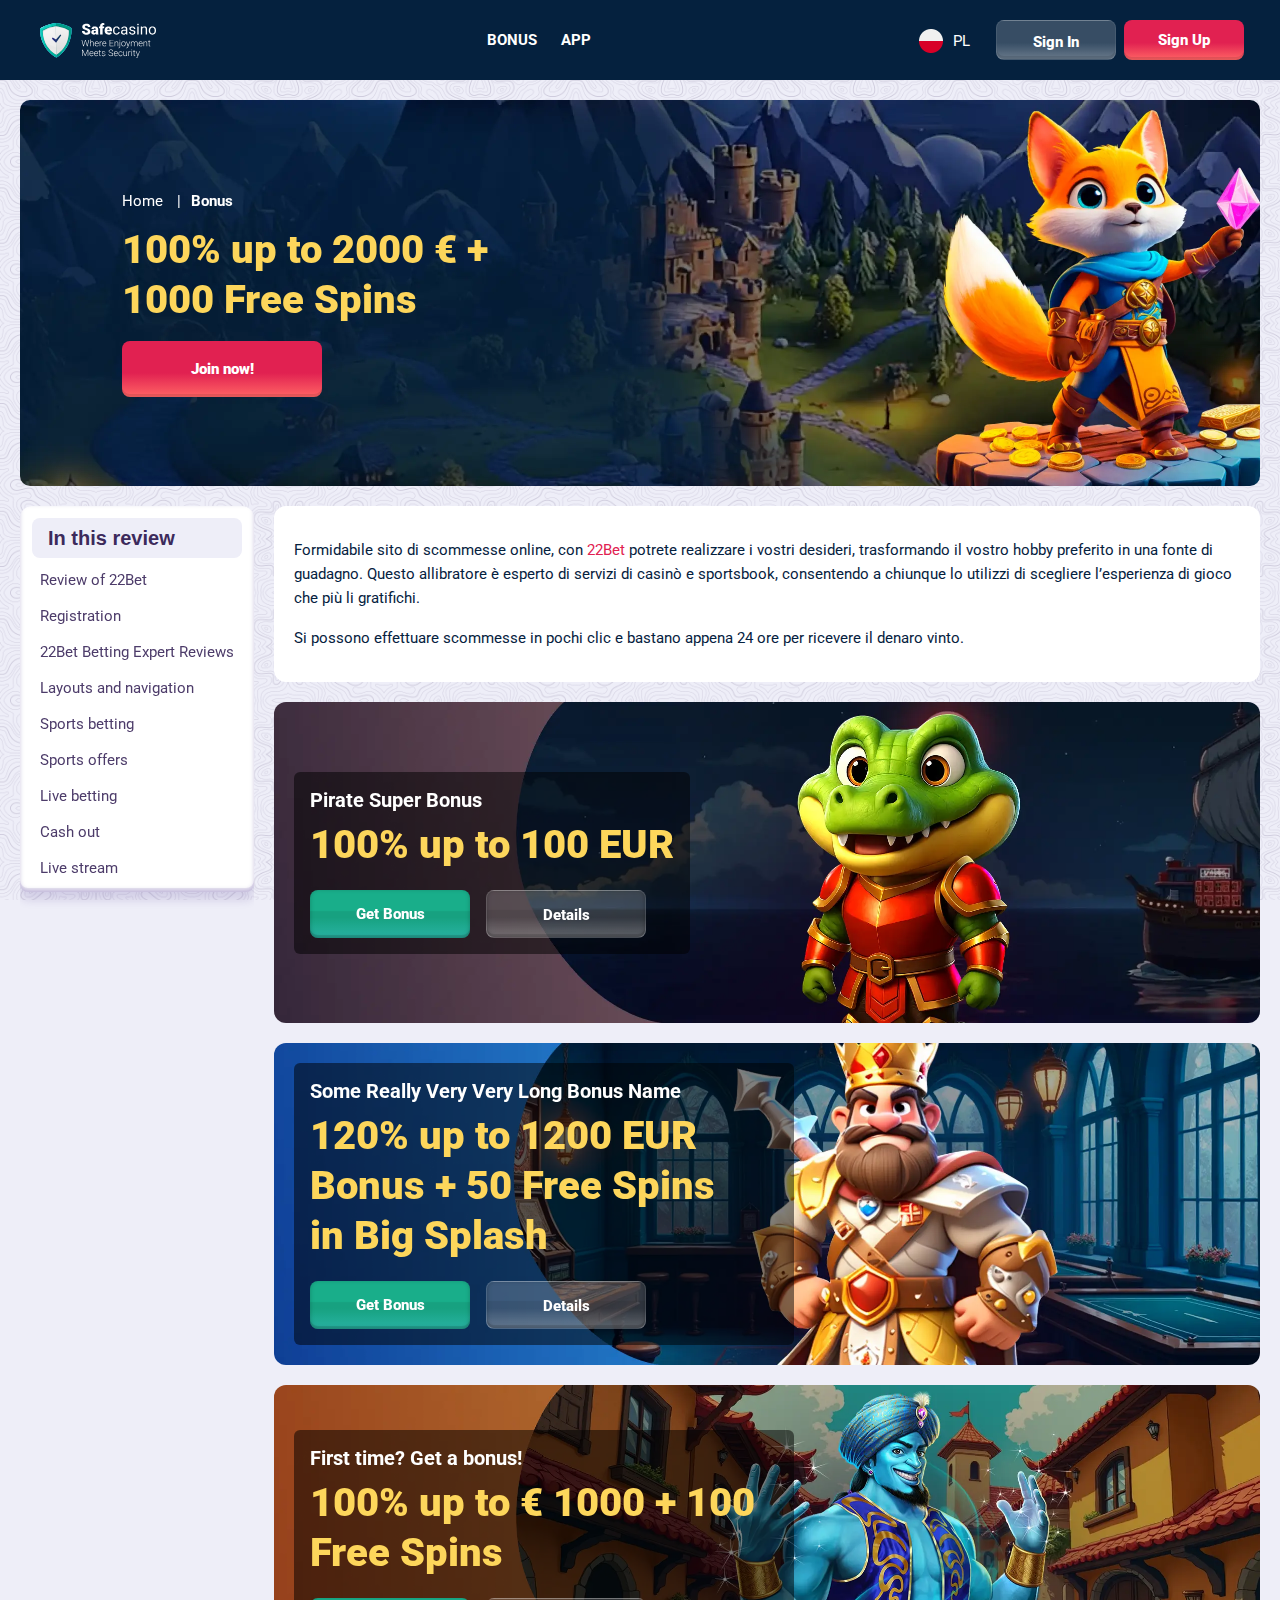
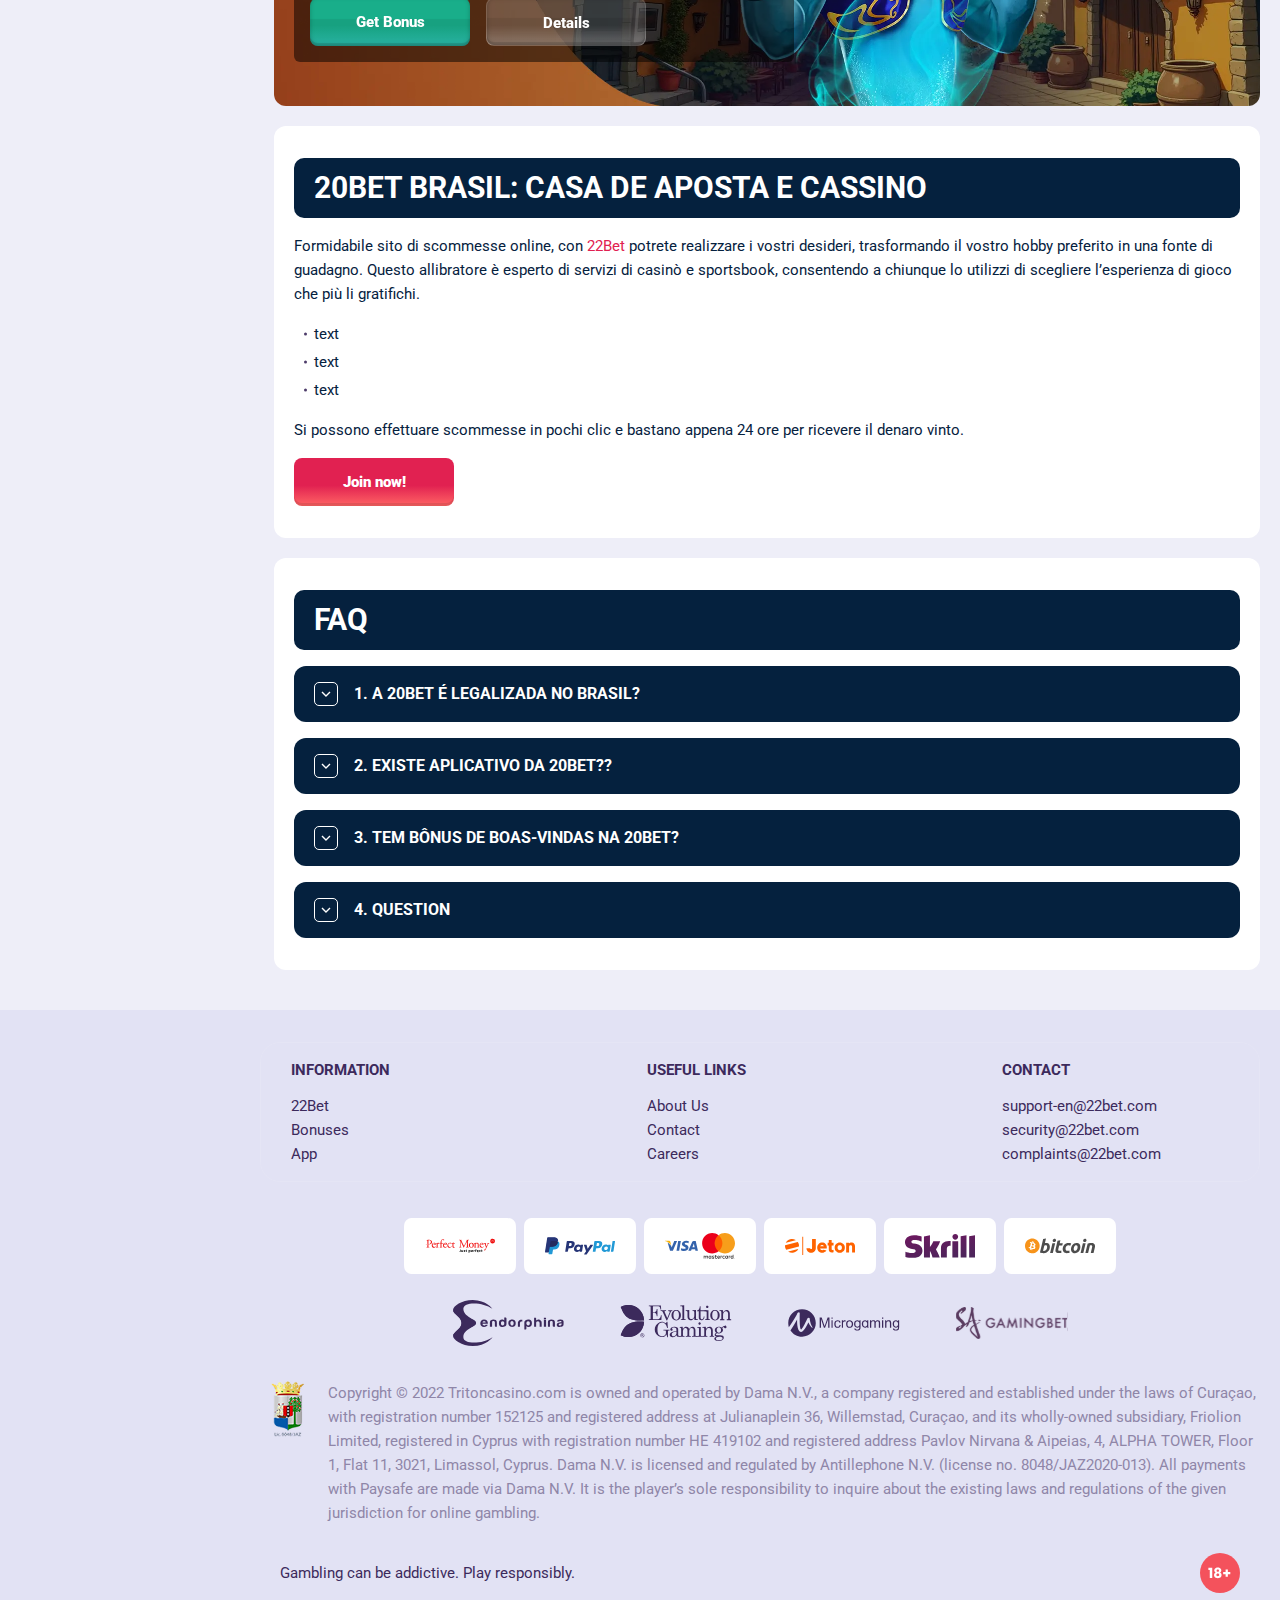
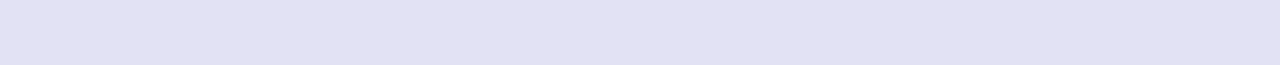
<file: bonus.html>
<!DOCTYPE html>
<html lang="pl">
  <head>
    <meta charset="UTF-8" />
    <meta name="viewport" content="width=device-width, initial-scale=1.0" />
    <title>100% up to 2000 € + 1000 Free Spins</title>
    <meta
      name="description"
      content=""
    />
    <meta property="og:site_name" content="" />
    <meta
      property="og:title"
      content=""
    />
    <meta property="og:type" content="website" />
    <meta property="og:url" content="http://safecasinos.com.pl/" />
    <meta property="og:image" content />
    <meta property="og:image:alt" content />
    <meta property="og:locale" content="pl" />
    <meta
      property="og:description"
      content=""
    />
    <link rel="preconnect" href="https://fonts.googleapis.com" />
    <link rel="preconnect" href="https://fonts.gstatic.com" crossorigin />
    <link
      href="https://fonts.googleapis.com/css2?family=Poppins:wght@400;500;600;700;900&family=Roboto&family=Roboto+Condensed:ital,wght@0,100..900;1,100..900&display=swap"
      rel="stylesheet"
    />
    <link rel="stylesheet" href="./css/reset.css" />
    <link rel="stylesheet" href="./css/main.css" />
    <link rel="stylesheet" href="./css/media.css" />
    <link rel="icon" href="./images/favicon.png" type="image/x-icon" />
    <script
      src="https://code.jquery.com/jquery-3.6.1.min.js"
      integrity="sha256-o88AwQnZB+VDvE9tvIXrMQaPlFFSUTR+nldQm1LuPXQ="
      crossorigin="anonymous"
    ></script>
  </head>
  <body>
    <header class="header">
      <section class="content header__content">
        <a href="./index.html" class="logo header__logo"
          ><img src="./images/logo.svg" alt="logo" title=""
        /></a>
        <button class="header__btn-menu">
          <svg
            width="16px"
            height="16px"
            viewBox="0 0 16 16"
            xmlns="http://www.w3.org/2000/svg"
          >
            <rect y="0" width="16" height="3" rx="1.5"></rect>
            <rect y="6.5" width="16" height="3" rx="1.5"></rect>
            <rect y="13" width="16" height="3" rx="1.5"></rect>
          </svg>
        </button>
        <nav class="menu header__menu">
          <ul class="header__menu-list">
            <li><a href="./bonus.html">Bonus</a></li>
            <li><a href="./app.html">App</a></li>
          </ul>
          <div class="header__btn">
            <a
              href="#"
              class="header__button header__button-login header__btn-login"
              >Sign In
            </a>
            <a
              href="#"
              class="header__button header__button-signin header__btn-signin"
              >Sign Up</a
            >
          </div>
          <a class="sidebar__country sidebar__country-menu " href="#">
            <span><img src="./images/flag.png" alt=" Flag" title /></span>
            <span>Poland</span>
          </a>
        </nav>
        <a class="header__country" href="#">
           <span><img src="./images/flag.png" alt=" Flag" title /></span>
          <span>pl</span>
        </a>
        <a href="#" class="header__button header__button-login">Sign In </a>
        <a href="#" class="header__button header__button-signin">Sign Up</a>

       
      </section>
    </header>
    <main class="main main-page">
      <section class=" hero hero__bonus hero__page">
        <div class="background hero__background hero__background-page" >
          <img src="./images/bonus/bg-bonus.webp" alt="hero" title />
        </div>

        <div class="hero__data hero__data-bonus">
          <ul
            class="breadcrumbs"
            
          >
            <li
              
            >
              <a href="#" >
                <span >Home</span></a
              >
             
            </li>
            <li
              
            >
              <a href="#" > <span >Bonus</span></a>
              
            </li>
          </ul>
          <h1 class="title general hero__title">
           100% up to 2000 € + 1000 Free Spins
          </h1>
          
          <a href="#" class="button hero__button hero__button-bonus">Join now!</a>
        </div>
      </section>
      <section class="main__wrap main__wrap-page">
      <aside class="sidebar-wrapper">
        <section class="content sidebar">
          
          <div class="sidebar__navigation">
          <button class="sidebar__links-button">In this review</button>
          <div class="sidebar__links">
            <ul class="sidebar__links-list">
              <li><a href="#" title>Review of 22Bet</a></li>
              <li><a href="#" title>Registration</a></li>
              <li><a href="#" title>22Bet Betting Expert Reviews</a></li>
              <li><a href="#" title>Layouts and navigation</a></li>
              <li><a href="#" title>Sports betting</a></li>
              <li><a href="#" title>Sports offers</a></li>
              <li><a href="#" title>Live betting</a></li>
              <li><a href="#" title>Cash out</a></li>
              <li><a href="#" title>Live stream</a></li>
            </ul>
          </div>
        </div>
        </section>
      </aside>

      <section class="content__wrapper">
        
        <section class="content page-nav">
          <div class="page-nav-button sidebar__links-button">In this review</div>
          <ul class="page-nav-list sidebar__links-list">
            <li><a href="#" title>Review of 22Bet</a></li>
            <li><a href="#" title>Registration</a></li>
            <li><a href="#" title>22Bet Betting Expert Reviews</a></li>
            <li><a href="#" title>Layouts and navigation</a></li>
            <li><a href="#" title>Sports betting</a></li>
            <li><a href="#" title>Sports offers</a></li>
            <li><a href="#" title>Live betting</a></li>
            <li><a href="#" title>Cash out</a></li>
            <li><a href="#" title>Live stream</a></li>
          </ul>
        </section>
        <section class="content article">
         
          <p>
            Formidabile sito di scommesse online, con
            <a href="#" >22Bet</a> potrete realizzare i vostri desideri, trasformando il vostro hobby preferito in una fonte di guadagno. Questo allibratore è esperto di servizi di casinò e sportsbook, consentendo a chiunque lo utilizzi di scegliere l’esperienza di gioco che più li gratifichi.
          </p>
          <p>Si possono effettuare scommesse in pochi clic e bastano appena 24 ore per ricevere il denaro vinto.</p>
        </section>

        <section class="content banner banner-bonus">
          <div class="background banner__background banner__background-bonus">
            
            <img src="./images/bonus/banner-bonus1.webp" alt="banner" title />
          </div>
          <div class="banner__info banner__info-bonus">
            <h2 class="title high banner__title-main banner__title-bonus">
          Pirate Super Bonus
              <strong>100% up to 100 EUR</strong>
            </h2>
            <div class="bonuses__buttons">
              <a href="#" class="button bonuses__button">Get Bonus</a>
              <a href="#" class="button bonuses__button bonuses__button-last ">Details</a>
           </div>
          </div>
        </section>
        <section class="content banner banner-bonus">
          <div class="background banner__background banner__background-bonus">
            
            <img src="./images/bonus/banner-bonus2.webp" alt="banner" title />
          </div>
          <div class="banner__info banner__info-bonus">
            <h2 class="title high banner__title-main banner__title-bonus">
          Some Really Very Very Long Bonus Name
              <strong>120% up to 1200 EUR Bonus + 50 Free Spins in Big Splash</strong>
            </h2>
            <div class="bonuses__buttons">
              <a href="#" class="button bonuses__button">Get Bonus</a>
              <a href="#" class="button bonuses__button ">Details</a>
           </div>
          </div>
        </section>
        <section class="content banner banner-bonus">
          <div class="background banner__background banner__background-bonus">
            
            <img src="./images/bonus/banner-bonus3.webp" alt="banner" title />
          </div>
          <div class="banner__info banner__info-bonus">
            <h2 class="title high banner__title-main banner__title-bonus">
           First time? Get a bonus!
              <strong>100% up to € 1000
+ 100 Free Spins</strong>
            </h2>
            <div class="bonuses__buttons">
              <a href="#" class="button bonuses__button">Get Bonus</a>
              <a href="#" class="button bonuses__button bonuses__button-last">Details</a>
           </div>
          </div>
        </section>
       
        <section class="content article">
          <h2 class="article__title high title">
            20Bet Brasil: Casa de Aposta e Cassino
          </h2>
          <p>
            Formidabile sito di scommesse online, con  <a href="#" >22Bet</a> potrete realizzare i vostri desideri, trasformando il vostro hobby preferito in una fonte di guadagno. Questo allibratore è esperto di servizi di casinò e sportsbook, consentendo a chiunque lo utilizzi di scegliere l’esperienza di gioco che più li gratifichi.
          </p>
          
          <ul >
            <li >text</li>
                  <li >text</li>
                  <li >text</li>
          </ul>
          <p>Si possono effettuare scommesse in pochi clic e bastano appena 24 ore per ricevere il denaro vinto.</p>
         
          <a href="#" class="button ">Join now!</a>
        </section>
         <section class="content faq ">
                <h2 class="title high faq__title ">Faq</h2>
                <ul class="faq__list " >
                  <li class="faq__item"  >
                    <h3 class="title medium faq__subtitle js-button-expander"  >1. A 20Bet é legalizada no Brasil?
                     </h3>
                    <div  class="faq__answer js-expand-content" >
                      <p >
                       Sim, a casa de apostas tem licença emitida por Curaçao, que é reconhecida no Brasil e a permite atuar por aqui.
                      </p>
                    </div>
                  </li>
                  <li class="faq__item"  >
                    <h3 class="title medium faq__subtitle js-button-expander"  >2. Existe aplicativo da 20Bet??</h3>
                    <div class="faq__answer js-expand-content" >
                      <p  >
                        Sim, disponível para sistemas operacionais iOS e Android.
                      </p>
                    </div>
                  </li> 
                   <li class="faq__item"  >
                    <h3 class="title medium faq__subtitle js-button-expander"  >3. Tem bônus de boas-vindas na 20Bet?
                     </h3>
                    <div  class="faq__answer js-expand-content" >
                      <p >
                        O pacote especial para novos usuários da 20Bet paga 100% sobre o primeiro depósito, com limite de 600 BRL.
                      </p>
                    </div>
                  </li>
                  <li class="faq__item"  >
                    <h3 class="title medium faq__subtitle js-button-expander"  >4. Question</h3>
                    <div class="faq__answer js-expand-content" >
                      <p  >
                        O pacote especial para novos usuários da 20Bet paga 100% sobre o primeiro depósito, com limite de 600 BRL.
                      </p>
                    </div>
                  </li> 
                  
                  
                </ul>
              </section> 
      </section>
    </section>
    </main>
     <footer class="footer">
      <section class="content footer__content">
        
        <ul class="footer__menu">
          <li>
            <div>Information</div>
            <ul class="footer__info">
              <li><a href="#">22Bet
              </a></li>
              <li><a href="#">Bonuses</a></li>
              <li><a href="#">App
              </a></li>
              
            
            </ul>
          </li>
          
          <li>
            <div>Useful Links</div>
            <ul class="footer__info">
              <li><a href="#">About Us</a></li>
              <li><a href="#">Contact</a></li>
              <li><a href="#">Careers</a></li>
            </ul>
          </li>
          <li>
            <div>Contact
            </div>
            <ul class="footer__info">
              <li><a href="mailto:support-en@22bet.com" >support-en@22bet.com</a></li>
              <li><a href="mailto:security@22bet.com">security@22bet.com</a></li>
              <li><a href="mailto:complaints@22bet.com">complaints@22bet.com</a></li>
            </ul>
          </li>
        </ul>
        <ul class="footer__cards">
          <li>
            <a href="#"><img src="./images/perfect.svg" alt="cards" title /></a>
          </li>
          <li>
            <a href="#"><img src="./images/paypal.svg" alt="cards" title /></a>
          </li>
          
          <li>
            <a href="#"><img src="./images/visa.svg" alt="cards" title /></a>
          </li>
          <li>
            <a href="#"><img src="./images/jeton.svg" alt="cards" title /></a>
          </li>
          <li>
            <a href="#"><img src="./images/skrill.svg" alt="cards" title /></a>
          </li>
           <li>
            <a href="#"><img src="./images/bitcoin.svg" alt="cards" title /></a>
          </li>
          
        </ul>
        <ul class="footer__cards footer__cards-last">
          <li>
            <a href="#"><img src="./images/endorfina.svg" alt="cards" title /></a>
          </li>
          <li>
            <a href="#"><img src="./images/evolution.svg" alt="cards" title /></a>
          </li>
          <li>
            <a href="#"
              ><img src="./images/micro.svg" alt="cards" title
            /></a>
          </li>
          <li>
            <a href="#"><img src="./images/gaming.svg" alt="cards" title /></a>
          </li>
          
          
        </ul>
        <div class="footer__wrap">
          <img src="./images/footer-frame.png" alt="logo" title />
          <p>
            Copyright &copy; 2022 Tritoncasino.com is owned and operated by Dama N.V., a company registered and established under the laws of Curaçao, with registration number 152125 and registered address at Julianaplein 36, Willemstad, Curaçao, and its wholly-owned subsidiary, Friolion Limited, registered in Cyprus with registration number HE 419102 and registered address Pavlov Nirvana & Aipeias, 4, ALPHA TOWER, Floor 1, Flat 11, 3021, Limassol, Cyprus. Dama N.V. is licensed and regulated by Antillephone N.V. (license no. 8048/JAZ2020-013). All payments with Paysafe are made via Dama N.V. It is the player’s sole responsibility to inquire about the existing laws and regulations of the given jurisdiction for online gambling.
          </p>
        </div>
        <div class="footer__wrapp">
          
          <p>
            Gambling can be addictive. Play responsibly.
          </p>
          <img src="./images/age.svg" alt="age" title />
        </div>
      </section>
    </footer>
    <script src="./js/sidebar.js" defer></script>
    <script src="./js/expander.js" defer></script>
    <script src="./js/mobile-menu.js" defer></script>
  </body>
</html>
</file>
<file: css/main.css>
html {
  scroll-behavior: smooth;
  text-size-adjust: 100%;
  box-sizing: border-box;
  
}

body {
  display: block;
  position: relative;
  width: 100%;
  font-family: "Roboto", sans-serif;
  font-size: 15px;
  font-weight: 400;
  line-height: 24px;
  text-align: left;
  color: #05213E;
  overflow-x: hidden;
  background: #EEEEF8;

}
body.no-scroll {
  overflow: hidden;
}

body::before {
  content: "";
  position: fixed;
  top: 0;
  left: 0;
  width: 100%;
  height: 100%;
  background: url(../images/bg-body.png) repeat;
  background-size: 15%;
  opacity: 0.2; 
  pointer-events: none;
}

.content {
  display: block;
  position: relative;
  width: 100%;
  max-width: 1250px;
  max-width: 1400px;
  overflow: hidden;
  background: #FFFFFF;

  border-radius: 12px;
  padding: 32px 20px ;
  margin: 0 auto 20px auto;
}

h1,
h2,
h3,
h4,
.title {
  display: block;
  position: relative;
  font-size: 40px;
  font-weight: 900;
  line-height: 50px;
  text-align: center;
  color:#FDD65B;
}

h2,
.title.high {
  display: flex;
  justify-content:flex-start;
  align-items: center;
  font-size: 30px;
  line-height: 40px;
  font-weight: 700;
  color:#FFFFFF;
  background: #05213E;

  border-radius: 10px;
  text-align: center;
  margin-bottom: 16px;
  
  text-transform: uppercase;
  padding: 10px 20px;
}

/* h2::before,
.title.high::before, h2::after,
.title.high::after{
  content: '';
  position: relative;
  display: block;
  left: 0;
  width: 30px;height: 30px;
  background: url(../images/before-title.svg) no-repeat center center / contain;
}  */

h3,
title.medium {
  font-size: 20px;
  font-weight: 900;
  line-height: 24px;
  text-align:left;
  color: #05213E;
  text-transform: uppercase;
}
h4,
title.mini {
  font-size: 18px;
  font-weight: 700;
  line-height: 32px;
  text-align: left;
  color: #05213E;
}

article > *,
.article > *,
.desk > * {
  margin-top: 16px;
}

article > *:first-child,
.article > *:first-child,
.desk > *:first-child {
  margin-top: 0 !important;
}

article > h2,
.article > h2,
.desk > h2 {
  margin-top: 32px;
}

article > h3,
.article > h3,
.desk > h3 {
  margin-top: 16px;
}
article > h4,
.article > h4,
.desk > h4 {
  margin-top: 16px;
}

.button
 {
  position: relative;
  min-width: 200px;
  height: 56px;
  background: linear-gradient(180deg, #E12151 57%, #FF6464 100%);

  border-radius: 8px;
  overflow: hidden;
  font-size: 15px;
  font-weight: 900;
  line-height: 24px;
  text-align: center;
  text-decoration: none;
  color: #ffffff;
  white-space: nowrap;
  cursor: pointer;
  padding: 16px ;
  margin: 0 auto;
  transition: all 0.5s;
  
    box-shadow: 0px -3px 0px 0px #0000001A inset;

}




.button:hover {
  transform: scale(1.1);
}

.header__button {
  position: relative;
  min-width: 120px;
  height: 40px;
  font-size: 15px;
  font-weight: 800;
  line-height: 24px;
  text-align: center;
  text-decoration: none;
  text-transform: capitalize;
  border-radius: 8px;
  white-space: nowrap;
  color: #FFFFFF;
  cursor: pointer;
  padding: 8px ;
  margin: 0 auto;
 box-shadow: 0px -3px 0px 0px #0000001A inset;

    transition: all 0.5s;
}

.header__button-signin{
  
  background: linear-gradient(180deg, #E12151 57%, #FF6464 100%);

  margin-right: 16px;
  margin-left: 0;
  
  
}

.header__button-signin:hover {
  background: linear-gradient(180deg, rgba(255, 255, 255, 0.2) 57%, rgba(255, 255, 255, 0.4) 100%);
  
}

.header__button-login {
  border: 1px solid #FFFFFF14;
 background: linear-gradient(180deg, rgba(255, 255, 255, 0.2) 57%, rgba(255, 255, 255, 0.4) 100%);
  margin-left: 16px;
  margin-right: 8px;
  padding: 9px ;
  

}

.header__button-login:hover {
  background: linear-gradient(91.42deg, #E12151 0%, #FF646D 88.65%);

}

.header,
.main,
.footer {
  display: flex;
  position: relative;
  justify-content: space-between;
  align-items: center;
  width: 100%;
  max-width: 1600px;
  padding: 20px;
  margin: 0 auto;
}

.background,
.hero__background {
  display: block;
  position: absolute;
  bottom: 0;
  left: 0;
  height: 100%;
  width: 100%;
  overflow: hidden;
}

.background img,
.hero__background img {
  position: relative;
  display: block;
  width: 100%;
  height: 100%;
  object-fit: cover;
}
.images img {
  border-radius: 6px;
  width: 100%;
  height: 100%;
  overflow: hidden;
}

/* -------------------HEADER---------------- */

.header {
  position: fixed;
  top: 0;
  left: 0;
  right: 0;
  background: #05213E;
  padding: 0;
  z-index: 100;
  max-width: 100%;
}

.header__content {
  display: flex;
  align-items: center;
  justify-content: space-between;
  flex-direction: row;
  max-width: 1600px;
  max-height: 80px;
  border-radius: 0;
  background:#05213E;
  padding: 20px;
  margin-bottom: 0;
}

.logo {
  display: block;
  position: relative;
  flex: 0 0 118px;
  margin-right: auto;
  padding: 20px 0;
  transition: all 0.5s;
}

.header__logo {
  margin-left: 20px;
}

.logo:hover {
  transform: scale(1.2);
}

.logo img {
  display: block;
  position: relative;
  width: auto;
  max-height: 47px;
}

.header__menu {
  display: flex;
  white-space: nowrap;
  max-height: calc(100vh - 80px);
  overflow-y: auto;
}

.header__menu-list {
  display: flex;
  flex: 1 1 auto;
  flex-direction: row;
  justify-content: center;
  align-items: center;
  white-space: nowrap;
  gap: 24px;
  

}

.header__menu-list li {
  display: block;
  text-align: left;
  transition: all 0.5s;
}

.header__menu-list li a {
  display: block;
  color: #ffffff;
  font-weight: 700;
  text-transform: uppercase;
  padding: 20px 0;
  
  
}

.header__menu li a:hover {
 color: #E12151;

}
.header__country {
  display: flex;
  align-items: flex-end;
  gap: 10px;
  margin-right: 10px;
  color:#FFFFFF;
  text-transform: uppercase;
  margin-left: auto;
}

.header__country span,.sidebar__country span {
  display: inline-block;
}
.header__country span{
  font-size: 15px;
  line-height: 24px;
  font-weight: 400;
}
.header__country img{
  
  width: 24px;height: 24px;
  vertical-align: middle;
}

.header__btn {
  display: none;
}
/* -------------- header__btn-menu-----------*/

.header__btn-menu {
  display: block;
  flex: 0 1 auto;
  min-width: 0;
  background: #FFFFFF1A;

  border: 1px solid #ffffff;
  padding: 12px;
  order: 3;
  transition: all 0.5s;
}

svg {
  position: relative;
  fill: 
  #ffffff;
  line-height: 1;
  vertical-align: 1;
}

.header__btn-menu {
  display: none;
}

.header__menu .sidebar__country-menu{
  display: none;
}

/* -------------main------------- */
.main {
  padding-top: 100px;
  padding-bottom: 0;
}

.content__wrapper {
  display: block;
  position: relative;
  flex: 1 1 100%;
  margin-left: 20px;
}

/* -------------sidebar--------- */

.sidebar-wrapper {
  display: block;
  position: relative;
  align-self: stretch;
  flex: 0 0 234px;
}
.sidebar {
  position: sticky;
  top: 100px;
  bottom: 20px;
 
  box-shadow: none;
  background: none;
  padding: 0px;
  overflow-y: auto;
  height: calc(100vh - 100px);
 
}

.sidebar::-webkit-scrollbar {
  display: none;
}


.sidebar__country{
  display: flex;
    align-items: center;
  padding: 0 5px;
  margin-top: 16px;
}
.sidebar__country img {
  display: block;
  width: 24px;
  height: 24px;
  vertical-align: middle;
}

.sidebar__country span{
  color:#3C2A5C;
  margin-left: 8px;
  margin-bottom: 16px;
}


.sidebar__menu ul li a {
  display: block;
  position: relative;
  color: #4D3C6A;
  transition: all 0.5s;
  display: flex;
  align-items: center;
  transition: all 0.5s;
}

.sidebar__menu ul li:nth-child(2),.sidebar__menu ul li:last-child{
  padding-bottom: 12px;
  border-bottom:1px solid #EEEEF8;

}
.sidebar__links-list li{
  padding:0 8px ;
}

.sidebar__menu ul li:hover a img {
  filter: brightness(0) saturate(100%) invert(35%) sepia(60%) hue-rotate(-60deg) saturate(700%) brightness(1);
}

.sidebar__menu ul li:hover a {
  color:#E12151;
}

/*  */

.sidebar__menu, .sidebar__navigation{
  padding: 8px;
  background: #ffffff;
  border-radius: 12px;
  box-shadow: 0px 8px 10px 0px #3D1F8626, 0px -4px 0px 0px #3D1F861A inset, 0px -2px 4px 0px #3D1F8640 inset;
  margin-bottom: 16px;
}

.sidebar__menu ul li{
  display: flex;
  align-items: center;
  padding: 0 12px;
  padding: 12px;
  transition: all 0.5s;
}


.sidebar__menu ul li + li {
  margin-top: 5px;
}
.sidebar__menu li a img {
  min-width: 20px;
  min-height: 20px;
  margin: auto;
  margin-right: 12px;
  vertical-align: middle;
}



.sidebar__links-button,.sidebar__nav-button {
  position: relative;
  width: 100%;
  font-size: 20px;
  font-weight: 700;
  line-height: 24px;
  color: #3C2A5C;
  text-align: left;
  background: #EEEEF8;
  padding: 8px  16px;
  white-space: normal;

  border-radius: 8px; 
  margin-bottom: 10px;
  transition: all 0.5s;
}

.page-nav-button{
  padding: 8px 56px 8px 16px;
}

.page-nav-button{
  border: 1px solid #FFFFFF;
  border-radius: 12px;
}

.sidebar__navigation{
  
  padding: 12px 12px;
 border-radius: 8px;

}

/* .sidebar__links-button::after  */
.page-nav-button::after
{
  content: "";
  display: block;
  position: absolute;
  right: 10px;
  top: 50%;
  transform: translateY(-50%);
  width: 20px;
  height: 20px;
  background: url(../images/sidebar/sidebar-arrowDown.svg) no-repeat center center / contain;
  transition: transform 0.3s ease-in-out;
}

.sidebar__links-button.active::after {
  transform: translateY(-50%) rotate(180deg); 
 
}

.sidebar__links-list li a {
  position: relative;
  display: block;
  color: #4D3C6A;
  
  transition: all 0.5s;
 
}


.sidebar__links-list.active {
  display: block;
}



.sidebar__links-list li a:hover{
  color: #4D3C6A;
  font-weight: 700;
  

}

.sidebar__links-list li + li {
  padding-top: 12px;
}

.page-nav-button {
  margin-bottom: 0;
  cursor: pointer;
}

/* .sidebar__links-list, */
.page-nav-list {
  overflow: hidden;
  max-height: 0;
  transition: max-height 0.5s ease;
}

.page-nav-list{
  padding:0 16px ;
 
}


/* .sidebar__links-list.active, */
.page-nav-list.active {
  display: block;
  max-height: 1000px;
}

.page-nav-list.active {
  margin-top: 10px;
  margin-bottom: 10px;
}

.page-nav {
  display: none;
  background:#ffffff ;
  padding: 0;
}

/* -----------hero------ */

.hero {
  display: flex;
  justify-content: left;
  align-items: center;
  min-height: 386px;
  /* height: 413px; */
  padding: 0;
  border-radius: 12px;
  padding: 30px 10px ;
  /* max-width: 1400px; */
}

.hero__data {
  display: flex;
  flex-direction: column;
  justify-content: left;
  align-items: flex-start;
  position: relative;
  max-width: 500px;
  border-radius: 10px;
  padding: 32px;

  
}


.hero__title strong{
  font-size: 20px;line-height: 24px;
  font-weight: 700;
  color:#ffffff;
  text-align: left;
  text-transform: capitalize;
  margin-bottom: 32px;
  margin-top: 8px;
  
}

.hero__title {
  display: flex;
  flex-direction: column;
  text-align: left;
  margin-bottom: 16px;
}

.hero__rating {
  display: flex;
  justify-content: flex-start;
  align-items: center;
  margin-bottom: 8px;
  font-size: 15px;line-height: 24px;
  font-weight: 400;
  color:#ffffff;
  }

.hero__rating p {
  margin-right: 16px;
  text-transform:capitalize;
}
.hero__rating span {
  display: flex;
  align-items: center;
  gap: 4px;
  white-space: nowrap;
}

.hero__rating span:nth-child(1) {
  font-weight: 700;

}


.hero__button {
  margin-left:0;
  z-index: 3;
}
/* -------------article--------------- */

.article .article__subtitle {
  justify-content: start;
  font-size: 20px;
  line-height: 32px;
  color: #ffffff;
  padding: 0;
  margin: 16px 0 0 0;
  text-decoration: none;
}

.article .button,
.ratings__button {
  display:flex;
  justify-content: center;
  align-items: center;
  min-width: 160px;
  height: 48px;
  margin-top: 16px;
  margin-right: auto;
  margin-left: 0;
  width: max-content;
  transition: all 0.5s;
}

.article .button:hover,
.ratings__button:hover {
  transform: none;
  background:  #32485E; 
}

.article ul li {
  position: relative;
  padding-left: 20px;
}

.article ul li + li{
  margin-top: 4px;
}

.article ul li::before
 {
  content: "";
  position: absolute;
  display: block;
  width: 3px;
  height: 3px;
  border-radius: 50%;
  top: 50%;
  transform: translateY(-50%);
  left: 10px;
  background: #4D3C6A;
}

/* для нумерованого списка */

.article ol {
  counter-reset: ol;
  position: relative;
  
}

.article ol li {
  counter-increment: ol; 
  position: relative; 
  padding-left: 20px;}

.article ol li::before {
  content: counter(ol) "."; 
  display: inline-block;
  position: absolute;
  font: inherit;
  font-weight: 700;
  color: inherit;
  left: 0;
  top: 50%;
  transform: translateY(-50%);
}
/*  */

.article a:not(.button){
  color :#E12151;
}
/* ------about----------- */
table {
  width: 50%;
  display: flex;
 

}
.about__group {
  display: flex;
  flex-direction: column;
  width: 100%;
  gap: 8px;

}
.about__group + .about__group {
  margin-left: 20px;
}
 table tr ,.features ul li {
  display: flex;
  padding: 12px 20px ;
 color:#ffffff;
 background: #05213E;
border-radius: 10px;
 
}

table tr:not(:last-child) ,.features ul li:not(:last-child){
  border-bottom: 1px solid #FFFFFF;
}

table td:first-child {
  width: 50%;
  font-weight: 700;
  text-transform: none;
  color:#FDD65B;
}

table td:last-child {
  width: 50%;
  padding-left: 10px;
}

/* ------------features------ */

.features__info  {
  display: block;
  position: relative;
  
  height: auto;
  
} 
.features__list {
  display: flex;
  gap: 20px;
  justify-content: space-between;
  margin-top: 20px;}

  .features ul li {
    display: flex;
    align-items: center;
    padding: 12px 20px 12px 60px;
  }

  .features ul li::before{
    content: '';
    display: block;
    position: absolute;
    min-width: 24px;
    height: 24px;
    left: 20px;
    background: url(../images/main/features-icon.svg) no-repeat center center / contain;
  }
  
  .features__info ul{
    display: flex;
    flex-direction: column;
    gap: 8px;
  }

.features__info {
  width: 50%;
 
  color: #ffffff;
  
}

/* -------------banner---------------- */

.banner {
  display: flex;
  align-items: center;
  justify-content:flex-start;
  overflow: hidden;
  width: 100%;
  min-height: 386px;
  padding:  20px 20px 20px 80px;
  background: transparent;
    border-radius: 12px;
    margin-bottom: 20px;

  
}



.banner__info {
  display: flex;
 
  flex-direction: column;
  align-items: flex-start;
  position: relative;
 
  max-width: 500px;
  text-align: center;
  
  border-radius: 12px;
  padding: 16px;
}

.banner .banner__title-main {
  flex-direction: column;
  align-items: center;
  font-weight: 800;
  line-height: 120%;
  font-size: 32px;
  gap: 0;
  color: #FDD65B;
  background: none;
  border: none;
  text-transform: uppercase;
  text-align: center;
  padding: 0;
  margin-bottom: 20px;
}

.banner .banner__title-main::after ,.banner .banner__title-main::before {
  display: none;
}

.banner__title-main > *:last-child {
  color: #ffffff;
  font-size: 24px;
  line-height: 120%;
  margin-top: 8px;
  text-transform: none;
  font-weight: 400;
}

.banner .banner__background img{
  object-position: 100%;
}

.banner__button {
  min-width: 228px;
  height: 60px;
  display: flex;
    justify-content: center;
    align-items: center;
 background: linear-gradient(91.42deg, #2ACAA4 0%, #11A682 88.65%);

  box-shadow: 0px -3px 0px 0px #0000001A inset,0px -1px 4px 0px #00000040 inset,0px -59px 1px -32px #00000012 inset;

 margin-left:auto;
}
.banner__background-decor{
  position: absolute;
  left: 90px;top: 29px;bottom: 0;
}

/* ------------ratings------------------- */
.ratings__list {
  
  display: flex;
 
  flex-wrap: wrap;
  gap: 20px;
  
}

.ratings__list li {
  position: relative;
  display: flex;
  justify-content: center;
  flex-direction: column;
  width: 100%;
 background: #05213E;

  border-radius: 8px;
  padding:13px 20px ;
  color: #FFFFFF;
  
}


.ratings__content{
  display: flex;
  gap:20px;
}


.ratings__info {
  display: flex;
  flex-direction:row-reverse;
  justify-content:space-between;
  align-items: center;
  font-size: 16px;
  line-height: 24px;
  font-weight: 500;
  gap:10px;
    text-transform: capitalize;
  
}


.ratings__info p{
  flex: 0 0 200px;
}

.ratings__img{
  display: flex;
  gap: 5px;
  

}
.ratings__img img{
  
  width: 20px;
  height: 20px;
  
}

.ratings__data{
  flex: 0 0 60px;
  margin-left: auto;
}



/* --------faq------------- */
.faq {
  overflow-anchor: none;
}

.faq__subtitle {
  position: relative;
  font-weight: 700;
  font-size: 16px;
  line-height: 24px;
  text-align: left;
  background:transparent;
  border-radius: 12px;
 background: #05213E;
 
text-transform: uppercase;
  color: #ffffff;
  cursor: pointer;
  padding: 16px 20px 16px  60px;
}

.faq__list li + li {
  margin-top: 16px;
}

.faq__subtitle::after {
  content: "";
  display: block;
  position: absolute;
  top: 50%;
  transform: translateY(-50%);
  left: 20px;
  width: 24px;
  height: 24px;
  background: url(../images/faq-arrowUp.svg) no-repeat center center / contain;;
  transition: transform 0.5s;
}

.faq__subtitle.active::after {
  
  transform: translateY(-50%) rotate(180deg);
}



.faq__item{
  position: relative;
  
}

.faq__item.active{
  border-radius: 10px;
background: #05213E;

 border-radius: 10px;
}

.faq__subtitle.active {
 
border-bottom: 1px solid #FFFFFF;
 border-bottom-right-radius: 0;
  border-bottom-left-radius: 0;
  
}

.faq__answer {
  position: relative;
  padding:  16px 20px ;
  border-radius: 10px;
background: #05213E;

  color:#ffffff;
  border-top-right-radius: 0;
  border-top-left-radius: 0;
  /* box-shadow: 0px 4px 4px 0px #3E257D26 inset; */
 

  
}



.js-expand-content {
  display: none;
  overflow: hidden;
}
/*  */

.js-expand-content.expanded {
  height: 100%;
}


/* ---------main__arrow------ */
.main__arrow {
  display: block;
  position: fixed;
  width: 52px;
  height: 52px;
  right: 20px;
  bottom: 20px;
  background: url(../images/ArrowUp.svg) no-repeat center center / contain;
  z-index: 100;
}

/* -------footer------------ */
.footer {
  padding-top: 0;
  padding-left: 260px;
  background: #E2E2F4;
  max-width: 100%;
}

.footer__content {
  display: flex;
  flex-direction: column;
  align-items: center;
 background: none;
  max-width: 1250px;
  gap: 28px;
  padding-left: 0;
  padding-right: 0;
  
}

.footer__logo {
  display: flex;
  max-height: 40px;
  padding: 0;
  margin: 0 auto;
  flex: 0;
}

.footer__logo img {
  display: block;
}
.footer__menu {
  display: flex;
  flex-wrap: wrap;
  gap: 16px;
  align-items: center;
  align-content: center;
  justify-content: center;
  border-radius: 20px;
  border: 1px solid #ffffff1a;
  padding: 4px 32px;
}

.footer__menu {
  display: flex;
  justify-content: space-between;
  flex-wrap: wrap;
  padding: 15px 30px;
}

.footer__menu div {
  font-weight: 700;
  color: #3C2A5C;
  text-transform: uppercase;
  margin-bottom: 12px;
}

.footer__menu li {
  position: relative;
  color: #3C2A5C;
  
  flex: 0 1 calc((100% - 30px) / 4);
}
.footer__info {
  position: relative;
}


.footer__info a {
  color: inherit;
}



.footer__cards {
  display: flex;
  flex-wrap: wrap;
  justify-content: center;
  align-items: center;
  gap: 8px;
}
.footer__cards li a {
  display: block;
}

.footer__cards li {
  height: 62px;
  transition: all 0.5s;
}

.footer__cards li:hover {
  transform: scale(1.1);
}

.footer__cards img {
  width: 100%;
  height: auto;
  width: 112px;
}

.footer__cards-last{
  gap:56px;
  
}
.footer__cards-last li{
height: auto;
}

.footer__wrap,.footer__wrapp {
  display: flex;
  justify-content: space-between;
  align-items: flex-start;
  gap:12px;

}
.footer__wrap img {
  display: block;
  width: 56px;
  height: 56px;
}

.footer__wrapp{
  align-items: center;
  width: 100%;
  gap: 16px;
  padding: 0 20px;
}

.footer__wrap p,.footer__wrapp p {
  color:#8F86A8;
}

.footer__wrapp p {
color:#3C2A5C;}

.footer__wrapp img{
  display: block;
  width: 40px;height: 40px;
  margin-left: auto;
}

/* --------------bonus-page--------------- */
.breadcrumbs {
  display: flex;
  justify-content:left;
  text-align: center;
  margin-bottom: 12px;
  white-space: nowrap;
}

.breadcrumbs li:not(:last-child) a {
  padding-left: 0;
}


.breadcrumbs li a {
  font-weight: 400;
  color: #ffffff;
  padding: 10px;
}

.breadcrumbs li:first-child a:hover {
  color: #ffd400;
}

.breadcrumbs li:last-child a {
  font-weight: 700;
}

.breadcrumbs > li:not(:last-child):after {
  content: "|";
  position: relative;
 color: #ffffff;
}

.hero__title-bonus {
  margin-bottom: 16px;
}

.article__link {
  color: #F4525C;
}

.banner__background-page {
  height: 173px;
  max-height: 100%;
  object-fit: cover;
  
}


.banner__background-page img{
  display: block;
  height: 100%;
  width: 100%;
  object-fit: cover;
  

  
}



.hero__page {
  position: relative;
  /* max-width: 1504px;
    margin-left: auto;
    margin-right: auto; */
  display: flex
;
  justify-content: start;
  align-items: center;
 border-radius: 10px;
  padding-top: 24px;
  padding-bottom: 24px;
  padding-left: calc(50% - 550px);
  padding-right: calc(50% - 550px);
  overflow: hidden;
}

.main-page{
  top: 0;
    display: block;
}
.banner-bonus {
  padding: 20px;
  min-height: 321px;
  justify-content: flex-start;

}

.banner-bonus .banner__title-bonus{
  font-size: 20px;font-weight: 700;line-height: 24px;
  color: #FFFFFF;
  text-align: left;
  align-items: flex-start;
  gap: 0;
  text-transform: none;

}
.banner-bonus .banner__title-bonus strong{
  font-weight: 900;font-size: 40px;line-height: 50px;color: #FDD65B;
}



.main__wrap {
  display: flex
;
  position: relative;
  flex: 1 1 100%;
  justify-content: center;
  align-items: stretch;
  max-width: 1600px;
  padding: 20px 0;
  margin: 0 auto;
}
.bonuses__buttons {
  display: inline-flex;
  justify-content: center;
  flex-wrap: wrap;
  gap: 16px;
  
}

.bonuses__button {
  min-width: 160px;
  height: 48px;
  font-size: 15px;line-height: 24px;font-weight: 800;
  box-shadow: 0px -3px 0px 0px #0000001A inset,0px -1px 4px 0px #00000040 inset,0px -59px 1px -32px #00000012 inset;

}


.bonuses__button:first-child {
  
  padding: 12px ;
 background: linear-gradient(180deg, #19AE8A 57%, #2CC1B0 100%);

  color: #ffffff;
  
}



.bonuses__button:last-child {
 background: linear-gradient(180deg, rgba(255, 255, 255, 0.2) 57%, rgba(255, 255, 255, 0.4) 100%);
border: 1px solid #FFFFFF14;
  color:#ffffff;
  

  padding: 12px ;
}
.hero__button-page{
  background: #FF4949;

}

/* .bonuses__buttons .bonuses__button-last{
  background: linear-gradient(180deg, #3399FF 0%, #2666B8 100%);

} */

.article__list li + li {
  margin-top: 8px;
}

.banner__wrapper{
  display: flex;
  flex-wrap: wrap;
  flex-direction: column;
  gap:20px;
  padding: 0;
  background: none;
}

.article__button-page{
  background: linear-gradient(91.42deg, #E12151 0%, #FF646D 88.65%);

}

/* --------------------app-page------------- */
.banner__app {
  position: relative;
  display: flex;
  flex-direction: row;
  align-items: center;
  justify-content: flex-start;
  min-height: 324px;
  border-radius: 12px;
  padding: 20px 20px 20px 37px;
}


.banner__logo{
  width: 248px;
  flex:none;
  margin-right: 0;
margin-left: 43px;
padding: 0;}

.banner__logo img {
  max-height: 90px;
}
.banner__background-app{
  background: linear-gradient(270deg, #770589 -1.56%, #490076 98.14%);

}

.banner__content-app {
  display: flex;
  flex-direction: column;
  align-items: center;
  gap:16px;
  
}


.banner__btn {
  display: flex;
  flex-direction: column;
  position: relative;
  width: 240px;
  height: 72px;
  font-size: 15px;
  font-weight: 700;
  line-height: 20px;
  text-align: center;
  text-decoration: none;
  justify-content: center;
  border-radius: 12px;
  align-items: flex-start;
 background: linear-gradient(180deg, #E12151 57%, #FF6464 100%);
color:#ffffff;
 box-shadow: 0px -3px 0px 0px #0000001A inset;
text-align: left;
    cursor: pointer;
    text-transform: uppercase;
  padding:  16px 38px;
  
  padding: 8px 20px 8px 80px;
  margin: 0 ;
  transition: all 0.3s ease;
  overflow: hidden;
  
}

.banner__btn:hover {
  transform: scale(1.1);
}

.banner__btn span{
  font-weight: 700;font-size: 24px;
  line-height: 32px;
  text-transform:none;
}


.banner__btn-android{
  padding: 8px 20px 8px 80px;
}

.banner__btn-app::after,
.banner__btn-android::after {
  content: "";
  position: absolute;
  left: 26px;
  
  top: 50%;
  transform: translateY(-50%);
  width: 32px;
  height: 32px;
  background: url(../images/app/android.svg) no-repeat center center / contain;
}

.banner__btn-android::after {
  background: url(../images/app/apple.svg) no-repeat center center / contain;
}
</file>
<file: css/media.css>
@media screen and (max-width: 1520px) {
.banner__info-bonus{
  background: rgba(0, 0, 0, 0.5);
  border-radius: 6px;
  
  min-width: 0;
}}

@media screen and (max-width: 1496px) {
  .ratings__img img {
    width: 16px;
    height: 16px;
}

.ratings__info p {
    flex: 0 0 160px;
}
}
@media screen and (max-width: 1456px) {

  .ratings__img {
    display: flex
;
    gap: 2px;
}
.banner__info{
  background: rgba(0, 0, 0, 0.5);
  border-radius: 6px;
  
  min-width: 0;
}}

@media screen and (max-width: 1313px) {
  .rating__wrapper {
    padding-left: 0;
  }

  .table tr td:nth-child(2) img {
    width: 20px;
  }
}

@media screen and (max-width: 1292px) {
  .features {
    flex-direction: column;
  }

  .content__wrapp {
  
    margin-bottom: 20px;
  }
  .features__wrapp {
    margin-left: 0;
    border-radius: 16px;
    width: 50%;
  }

  .features-banner__background {
    width: 100%;
    max-height: 571px;
  }


}



@media screen and (max-width: 1288px) {
  .features__table td:nth-child(1) {
    width: 45%
  }
  .features__table td:nth-child(2) {
    width: 55%;
    padding-left: 5px;
  }
      .ratings__img img + img {
        margin-left: 4px;
    }
        .ratings__img img {
        width: 20px;
        height: 20px;
        }

        .ratings__content {
          flex-direction: column;
          gap: 20px;
        }

        .banner__logo {
    background: rgba(0, 0, 0, 0.5);
    border-radius: 10px;
    padding: 10px;

  }
  
}


@media screen and (max-width: 1252px) {
  .features-banner__data {
    padding: 20px;
  }

  .features-banner__title {
    font-size: 28px;
  }
  .features-banner__title span{
    font-size: 16px;
  }
  
  .hero{
    padding-left: 20px;
  }
}

@media screen and (max-width: 1233px) {
  
  .table tr td:nth-child(2) img {
    width: 18px;
  }
  .ratings__wrap {
    gap: 0;
  }

  .banner__app {
    padding-left: 20px;padding-right: 20px;
  }

  table {
    flex-direction: column;

  }

  .about__group + .about__group {
    margin-left: 0;
    margin-top: 4px;
}

.about__group{
  width: 100%;
}

 
}
@media screen and (max-width: 1205px) {
.banner__info{
  background: rgba(0, 0, 0, 0.5);
  border-radius: 6px;
  
  min-width: 0;
}
.banner{
  padding-left: 20px;
}
}
@media screen and (max-width: 1183px) {
  .ratings__wrap {
    flex-direction: column;
    align-items: center;
    gap: 20px;
    width: 100%;
    min-height: 328px;
    min-height: max-content;
  }

  
  .table tr td:nth-child(2) img {
    width: 24px;
  }
  .features-banner__title span {
    font-size: 22px;
}

  .content__wrapp {
    flex-direction: column;
  }
  .features-banner__title {
    font-size: 32px;
}

  .features__wrapp{
  width: 100%;
  height: 368px;
  }

  .features-banner__data {
    padding: 40px;
}

  
  .features .content__wrapp-last{
    flex-direction: column;
  }


  /* .background img{
    object-position: 99%;
  } */

  .banner{
    width: 100%;

  }
}


@media screen and (max-width: 1136px) {

table td:first-child {
  width: 50%;
}
table{
  flex-direction: column;
}
.about__group{
  width: 100%;
}
.about__group + .about__group {
  margin-left: 0;
  margin-top: 4px;
}
.features__list {
  flex-direction: column;
}

table ,.features__info{
    width: 100%;}

.hero__background img{
object-position: 80%;
}

.ratings__content {
  flex-direction: column;
  gap: 20px;
}

table td:last-child {
  width: 50%;
}}

@media screen and (max-width: 1060px) {

.features__list {
  width: 100%;
  flex-direction: column;
  
}
.features__info,table {
  width: 100%;}


  .footer{
    padding: 20px;
  }
  .hero__data {
    background: rgba(0, 0, 0, 0.5);
  }

}

@media screen and (max-width: 781px) {
  .footer__menu li {
    flex: 0 1 calc((100% - 30px) / 3)
  }

  .footer__menu{
    
    gap: 0;
  }
}

@media screen and (max-width: 708px) {
  /* -------------------------- */
  .header__menu {
    display: none;
  }
  .header__btn-menu {
    display: block;
    background: #05213E;
    border: 1px solid 
    #ffffff;

    border-radius: 8px;
  }
  .header__btn-menu.active {
    background: #05213E;
  }

  .header__btn-menu svg {
    display: block;
    margin: 0;
  }
  .header__btn-menu svg rect {
    transform-origin: 50% 50%;
    transition: all 0.5s;
  }

  .header__btn-menu.active svg rect:nth-child(1) {
    x: -2px;
    y: 6px;
    width: 20px;
    transform: rotate(225deg);
  }

  .header__btn-menu.active svg rect:nth-child(3) {
    opacity: 0;
  }

  .header__btn-menu.active svg rect:nth-child(2) {
    x: -2px;
    y: 6px;
    width: 20px;
    transform: rotate(135deg);
  }

  .header__menu {
    /* display: none; */
    position: fixed;
    top: 80px;
    left: 0;
    width: 100%;
    height: 0;
    overflow: hidden;
    background: #05213E;
    text-align: center;
    opacity: 0;
    padding: 20px 50px;
    transition: height 0.5s ease, opacity 0.5s ease;
    z-index: 100;
    overflow-y: auto;
    display: block;
  }

  .header__menu.active {
    display: block;
    height: 100vh;
    opacity: 1;
  }
  .header {
    z-index: 101;
  }
  .header__menu ul {
    display: flex;
    flex-direction: column;
    justify-content: center;
    text-align: center;
    margin-bottom: 16px;
  }
  .header__menu ul li {
    font-size: 14px;
    white-space: nowrap;
  }

  .header__menu-list li + li {
    margin-left: 0;
  }

  .header__menu ul li + li {
    margin-top: 10px;
  }
  .menu ul {
    gap: 5px;
  }

  .menu ul li:not(:last-child) {
    margin-right: 0;
  }

  .menu ul li a {
    padding-top: 5px;
    padding-bottom: 5px;
  }

  .header__btn {
    display: inline-block;
  }

  .header__btn a.header__btn-login,
  .header__btn a.header__btn-signin {
    display: block;
    min-width: 220px;
    margin-right: 0;
    padding-left: 20px;
    padding-right: 20px;
    margin-left: 0;
  }
  .header__btn a.header__btn-signin {
    margin-top: 16px;
  }

  /* ----------------------- */

  .header__menu .sidebar__country-menu{
    display: flex
;
    align-items: center;
    justify-content: center;
    padding: 0;
    margin-top: 20px;
  }

  .header__menu .sidebar__country-menu span{
    color: #ffffff;
    
  }
  .header__menu .sidebar__country-menu span:first-child{
   margin-left: 0;
    
  }
}

@media screen and (max-width: 1017px) {
  .sidebar {
    display: none;
  }
  .page-nav {
    display: block;
  }
  .main {
    display: block;
  }
  .content__wrapper {
    margin-left: 0;
  }

  .footer{
    padding-left: 20px;
  }
  .header__logo {
    margin-right: auto;
  }
 .banner__ratings {
    min-height: 250px;
  }


.banner__btn{
  width: 233px;
}

.hero__data {
    background: rgba(0, 0, 0, 0.5);
  }

  
  .features-banner__data {
    
 
  max-width: 1000px;
  height: 400px;
}}
  

@media screen and (max-width: 807px) {
  .button__wrap-app {
    flex-direction: column;
    
  }

  h2, .title.high {
    font-size: 26px;
  }
  .banner-bonus .banner__title-bonus {
    font-size: 20px;
  }
  .banner-bonus .banner__title-bonus strong {
    font-size: 36px;line-height: 38px;
  }

}

@media screen and (max-width: 774px) {
  
.ratings__list li{
  width: 100%;
}
.ratings__content {
  flex-direction: column;
  
}
 .banner__logo {
    margin-left: 30px;
  }
      .banner__app {
        width: 100%;
      }

}

@media screen and (max-width: 750px) {

  .hero__title{
    font-size: 38px;
    line-height: 40px;
  }

  .footer__cards-last {
    gap: 20px;
  }
 

  .ratings__content {
    flex-direction: column;
  }
  .hero__background img{
    object-position: 80%;
  }
  

}

@media screen and (max-width: 716px) {
  h2::before, .title.high::before, h2::after, .title.high::after {
    display: none;
  }
  h2, .title.high {
    gap: 0;
  }
}
@media screen and (max-width: 649px) {
  
  .hero{
    padding: 10px;
    align-items: center;
    
  }

  .ratings__img img + img {
    margin-left: 2px;
}

  .ratings__content {
    flex-direction: column;
   
  }
  .ratings__button{
    margin-left: auto;
  }
  .ratings__list {margin-top: 0;
  }

  
}


@media screen and (max-width: 619px) {
  

  .footer__menu > li {
    flex: 1 1 calc(50% - 20px);
}

  .footer__menu{
    
    gap: 20px;
  }

  .ratings__info {
    flex-direction: column-reverse;
    gap: 16px;
  }
  .ratings__data {
    flex: 0 ;
    margin-left: 0;
}
.ratings__info p {
        flex: 0 ;
    }

}
@media screen and (max-width: 595px) {
  .header__button-login {
    display: none;
  }

  .features-banner__data {
    max-width: 500px;
    height: 300px;
}

.hero__background-page img{
  object-position: 90%;
}

}


@media screen and (max-width: 577px) {
  .table tr td:nth-child(3) {
    display: none;
  }

  .table tr td:nth-child(2) img {
    width: 20px;
    height: 20px;
  }
  .hero {
    padding: 20px;
  }

  

  .features-banner__data {
    max-width: 450px;
    height: 300px;
}




  .banner__info-ratings a{
    display: block;
    background: none;
}
}

@media screen and (max-width: 536px) {

  .features-banner__title {
    font-size: 28px;
    line-height: 40px;
  }

  .features-banner__title span {
    font-size: 18px;
  }
  .features__table td:nth-child(1) {
    width: 45%;
  }
  .features__table td:nth-child(2) {
    width: 55%;
  }
.hero__data{
  padding: 16px;
  align-items: center;
}
.hero__text,.hero__title{
  text-align: center;
}
.hero__button{
  margin-left: auto;
}



.footer__wrap{
  flex-direction: column;
  align-items: center;
}

.footer__wrap p{
  text-align: center;
}
.banner .banner__background img {
    object-position: 80%;
}
}

@media screen and (max-width: 518px) {
  .footer__menu {
    
    padding: 10px;
  }

  .ratings__img img {
    height: auto;
  }
  .features-banner__data {
    padding: 10px;
    
  }
 



}

@media screen and (max-width: 500px) {
  .bonuses__list{
  grid-template-columns: repeat(1, 1fr);
}

h2, .title.high {
  font-size: 26px;
  line-height: 36px;
}
.banner-bonus .banner__title-bonus {
    font-size: 20px;
  }

  .banner-bonus .banner__title-bonus strong {
    font-size: 32px;
  }

.ratings__img img + img {
  margin-left: 2px;
}

.ratings__info {
  flex-direction: column-reverse;
  width: 100%;
  gap: 8px;
}
.ratings__list li{
  align-items: center;
}

.ratings__data {
    margin-left: 0;
    flex: 0 ;
}
.ratings__info p {
    margin-right: 0;
    flex: 0 
}
.ratings__img {
  max-width: 100%;
  
}
}
@media screen and (max-width: 480px) {
  .banner .banner__title-main {
    align-items: center;
    text-align: center;
  }
      .banner__title-main > *:last-child {
        text-align: center;
      }

      .banner .banner__button{
        min-width: 200px;
        margin-top: 0;
      }
}
@media screen and (max-width: 478px) {
  

  .features-banner__title {
    font-size: 22px;
    line-height: 32px;
  }

  .features-banner__title span {
    font-size: 14px;
  }

  .features__button {
    width: 220px;
  }

  .footer__wrap {
    flex-direction: column;
    align-items: center;
  }

  .footer__wrap img {
    margin-bottom: 16px;
  }

  .footer__wrap p {
    text-align: center;
  }


  .banner__info {
    width: 100%;
  }
  .banner {
    padding-right: 20px;
    padding: 16px;
  }


}

@media screen and (max-width: 463px) {
  .header__button-signin {
    display: none;
  }

  .ratings__data {
    margin-left:0;
}

  .ratings__info p {
    margin-right: 0;
}

  .features__table td:nth-child(1) {
    font-weight: 400;
    font-size: 13px;
    width: 50%;
  }
  .features__table td:nth-child(2) {
    width: 50%;
    font-size: 12px;
  }

  
  .ratings__list li{
    align-items: center;
  }

}

@media screen and (max-width: 457px) {
  .table tr td:nth-child(2) img {
    width: 18px;
    height: 18px;
  }



  .faq__subtitle {
    font-size: 18px;
  }
}

@media screen and (max-width: 455px) {
  .table tr td:nth-child(2) img {
    width: 16px;
    height: 16px;
  }

  .hero__title {
    font-size: 36px;
    line-height: 40px;
  }

  .hero__button {
    width: 220px;
  }

  .hero__text {
    margin-bottom: 16px;
  }

  .ratings__img img {
    width: 25px;
  }

  
    .ratings__img img {
        width: 20px;
        height: 20px;
    }
    .ratings__img img + img {
        margin-left: 0;
    }

  .banner__info {
    padding: 16px;
  }
  .footer__menu li:not(:last-child) a::after{

    display: none;
  }
  

  .banner .banner__title-main {
    margin-bottom: 16px;
  }

  table tr{
    flex-direction: column;
    text-align: center;
  }
      table td:first-child,    table td:last-child  {
        width: 100%;
        padding-left: 0;
      }
      .banner__background-decor {
        left: 0;
      }
}



@media screen and (max-width: 414px) {
  .table tr td:nth-child(2) img {
    display: none;
  }

  .table tr td:nth-child(3) {
    display: block;
  }

  .features__table td:nth-child(1) {
    font-size: 12px;
  }
  .features__table td:nth-child(2) {
    font-size: 11px;
    padding-left: 5px;
  }
  .features__table td {
    white-space: normal;
  }
 .banner .banner__title-main {
align-items: center;
  }

  .banner__button {
    margin-left: auto;
  }

     h2,
  .title.high{
   text-align: center;
}}

@media screen and (max-width: 391px) {
  .hero__title {
    font-size: 32px;
  }

  .hero__data {
    padding: 10px;
  }
  .features-banner__data {
    max-width: 450px;
    
  
}
.banner-bonus .banner__title-bonus strong {
    font-size: 28px;
  }
.banner{
  padding: 20px;
}
  
}

@media screen and (max-width: 376px) {
  .features-banner__title {
    font-size: 18px;
    line-height: 24px;
  }

  .features-banner__title span {
    font-size: 12px;
  }

  .features__button {
    width: 200px;
  }
  .features-banner__data {
    height: 200px;
    
}
    .ratings__img img {
        width: 16px;
        height: 16px;
    }

 
  .features__wrapp {
    height: 250px;
  }
}

@media screen and (max-width: 365px) {
  

  .hero__title{
    line-height: 34px;
  }
  .hero__text{
    line-height: 20px;
  }
  .hero__rating{
    margin-bottom: 10px;
  }

  
}

@media screen and (max-width: 353px) {
  
   .hero__data{
    padding: 10px;
   }

   .hero__title {
    font-size: 28px;
}




.ratings__img img {
  width: 14px;
}
}


/* ------------page bonus------------- */


@media screen and (max-width: 1339px) {
  .bonuses__item {
    width: 100%;
  }
  .bonuses__desc{
    max-width: 100%;
  }
}

@media screen and (max-width: 1293px) {


  .bonuses__item{
    justify-content: space-between;
  }
}


@media screen and (max-width: 1113px) {
  .banner__data-bonus,
  .banner .banner__title {
    align-items: center;
  }

  .banner__data-bonus p {
    text-align: center;
  }
}

@media screen and (max-width: 1081px) {
  .banner__data-bonus {
   width: 780px;
  padding: 10px;
  }
}

@media screen and (max-width: 1081px) {
  .banner__data-bonus {
   width: 750px;
 
  }
}

@media screen and (max-width: 1017px) {
  .sidebar-wrapper {
    display: none;
  }

  .main__wrap-page{
    padding: 20px 0;
  }
}

@media screen and (max-width: 756px) {
.banner__wrapper .banner__bonus {
  flex-direction: column;
}
.banner__data-bonus{
  flex-direction: column;
  padding: 20px;
  width: 100%;
}
.banner__wrapper .banner__bonus{
  justify-content: center;
}

}


@media screen and (max-width: 750px) {
  .hero__title-page{
    font-size: 48px;line-height: 57.6px;
  }
}

@media screen and (max-width: 716px) {
  .banner__bonus {
    padding: 20px;
  }
}
@media screen and (max-width: 691px) {
  .banner__wrapper {
    flex-direction: column;
  }
  .banner__bonus {
    width: 100%;
  }
}

@media screen and (max-width: 648px) {

.bonuses__item {
  flex-direction: column;
}

.bonuses__desc{
  text-align: center;
  width: 100%;
}

.title.bonuses__title {
  align-items: center;
}

.bonuses__img {
  width: 100%;
}

.banner .banner__background-bonus img{
  object-position: 85%;
}
}

@media screen and (max-width: 628px) {
  .banner__title-bonus > *:last-child {
    font-size: 42px;
    line-height: 40px;
  }
}

@media screen and (max-width: 593px) {
  .bonuses__item {
    width: 100%;
  }
}

@media screen and (max-width: 565px) {
  .bonuses__img img {
    min-height: 180px;
  }

  .bonuses__item {
    flex-direction: column;
  }

  .bonuses__desc {
    max-width: 100%;
    text-align: center;
}

.title.bonuses__title {
  align-items: center;
}
}

@media screen and (max-width: 540px) {
  .banner__title-bonus > *:last-child {
    font-size: 32px;
    line-height: 36px;
    text-align: center;
  }

  .banner{
    height: auto;
  }

  .banner .banner__title-bonus{
    align-items: center;
  }
  .banner__info-bonus{
    align-items: center;
  }
}

@media screen and (max-width: 536px) {
  .breadcrumbs {
    justify-content: center;
  }

  .banner .banner__background-bonus img {
    object-position: 75%;
}
}

@media screen and (max-width: 493px) {
  .bonuses__img img {
    min-height: 240px;
  }

  .bonuses__item {
    min-height: 440px;
  }
}


@media screen and (max-width: 455px) {
  .hero__data-bonus {
    padding: 10px;
  }
  .banner__bonus{
    justify-content: center;
    align-items: stretch;
  }

  .banner__wrapper .banner__bonus {
    height: auto;
  }

  

  .banner__data .banner__title{
    font-size: 22px;
    line-height: 24px;
  }

  .banner__button{
    margin-top: 16px;
  }

  .hero__title-page {
    font-size: 40px;
    line-height: 54px;
}


}

@media screen and (max-width: 391px) {
  .button-page {
    width: 200px;
  }
 
}

@media screen and (max-width: 378px) {

   .banner__bonus{
    padding: 10px;
   align-items: center
   }
}

@media screen and (max-width: 357px) {
  .banner__bonus{
    height: 260px;
  }
  .banner__data-bonus {
    padding: 10px;
    
  }

  .title.bonuses__title {
    font-size: 24px;
  }
}

/* ----------------page app ---------- */
@media screen and (max-width: 1336px) {
  .banner__background-app img {
    object-position:100%;
  }
}



@media screen and (max-width: 754px) {
 

 

  .banner__content-app {

    z-index: 1;
    padding: 30px;
  }

  .banner__btn{
    border:1px solid #ffffff;
  }

  
}
@media screen and (max-width: 672px) {
  .banner__content-app {
    flex-direction: column;
    align-items: center;
    padding: 20px;
  }
      .banner__content-app {padding: 0;}

      .banner__app {
        flex-direction: column;
        gap: 16px;
      }
          .banner__logo {
            margin-left: 0;
          }

          .decor-background {
            right:0;
          }
}

@media screen and (max-width: 450px) {
  .banner__background-app img {
    object-position:90%;
  }

  .banner__content-app{
    gap:16px;
    padding: 10px;
  }
  .banner__logo {
    margin-bottom: 0;
  }
}


@media screen and (max-width: 423px) {

  .banner__app {
    justify-content: center;
  }

  .hero__app .hero__background img,.hero__bonus .hero__background img{
    object-position: 90%;
  }

   
}

@media screen and (max-width: 334px) {
  .banner__btn {
    width: 220px;
  
}
.banner__btn span {
  font-size: 22px;
}

}
</file>
